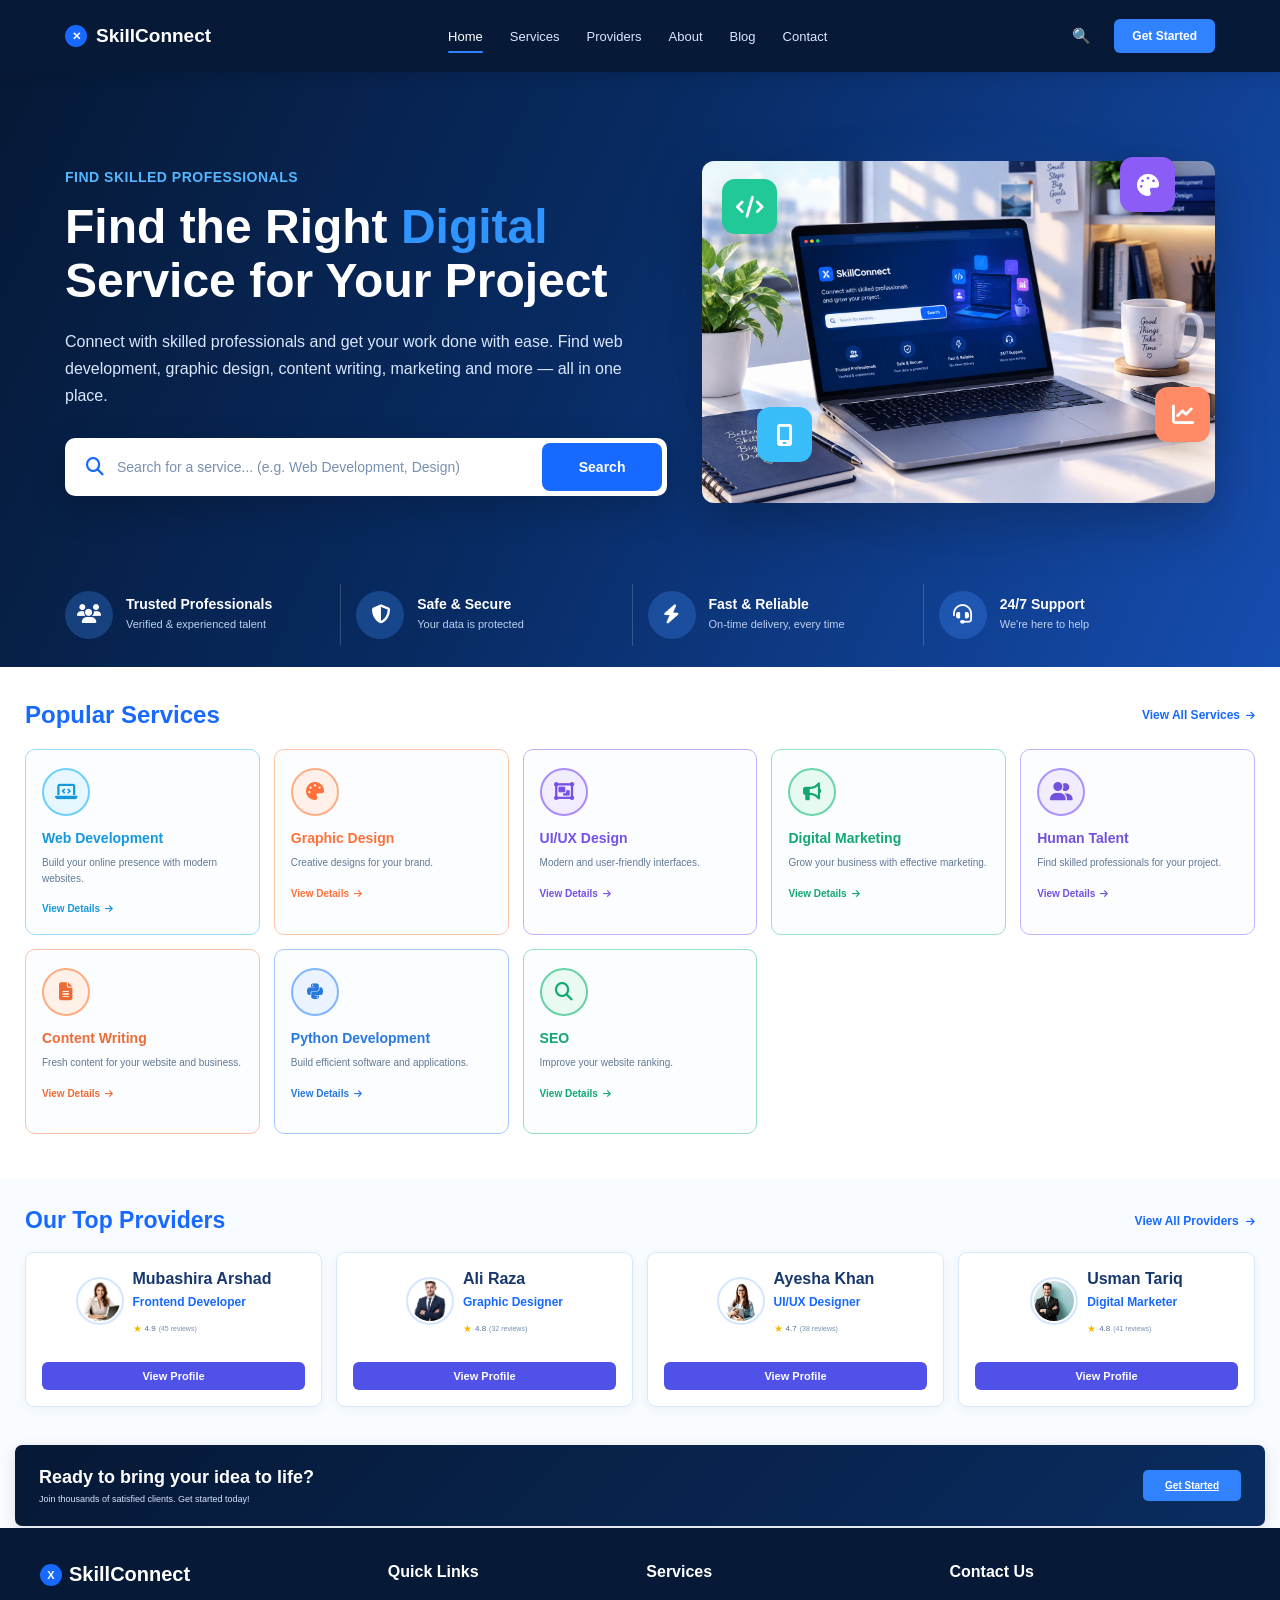
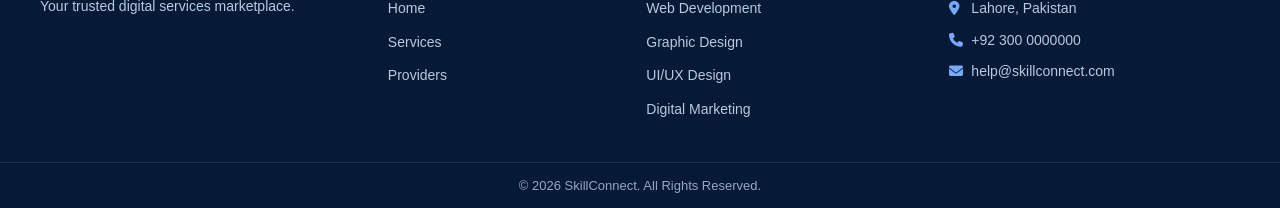
<file: index.html>
<!DOCTYPE html>
<html lang="en">

<head>
        <meta charset="UTF-8">

        <meta name="viewport" content="width=device-width, initial-scale=1.0">

        <title>SkillConnect | Service Marketplace</title>

        <!-- CSS File -->
        <link rel="stylesheet" href="style.css">
        <!-- Font Awesome Icons -->
        <link rel="stylesheet" href="https://cdnjs.cloudflare.com/ajax/libs/font-awesome/6.5.2/css/all.min.css">
</head>

<body>

        <!-- =========================================
         NAVBAR
    ========================================== -->

        <header class="navbar">

                <div class="nav-container">

                        <!-- Logo -->
                        <a href="#" class="logo">

                                <span class="logo-icon">✕</span>

                                <span class="logo-text">
                                        SkillConnect
                                </span>

                        </a>


                        <!-- Navigation Menu -->
                        <nav class="nav-menu" id="navMenu">

                                <a href="#" class="nav-link active">
                                        Home
                                </a>

                                <a href="services.html" class="nav-link">
                                        Services
                                </a>

                                <a href="provider-profile1.html
                                " class="nav-link">
                                        Providers
                                </a>

                                <a href="about.html" class="nav-link">
                                        About
                                </a>

                                <a href="blog.html" class="nav-link">
                                        Blog
                                </a>

                                <a href="contact.html" class="nav-link">
                                        Contact
                                </a>

                        </nav>


                        <!-- Right Side -->
                        <div class="nav-right">

                                <!-- Search Button -->
                                <button class="search-btn" id="searchBtn" aria-label="Search">
                                        🔍
                                </button>


                                <!-- Get Started Button -->
                                <a href="contact.html" class="get-started">
                                        Get Started
                                </a>


                                <!-- Mobile Menu Button -->
                                <button class="menu-toggle" id="menuToggle" aria-label="Open Menu">

                                        ☰

                                </button>

                        </div>

                </div>

        </header>
        <!-- =========================================
             HOME HERO SECTION
        ========================================= -->

        <section class="hero-section">

                <div class="hero-container">

                        <!-- =====================================
                     LEFT SIDE CONTENT
                ====================================== -->

                        <div class="hero-content">

                                <span class="hero-small-title">
                                        FIND SKILLED PROFESSIONALS
                                </span>

                                <h1>
                                        Find the Right
                                        <span>Digital</span>
                                        <br>
                                        Service for Your Project
                                </h1>

                                <p class="hero-description">
                                        Connect with skilled professionals and get your work
                                        done with ease. Find web development, graphic design,
                                        content writing, marketing and more — all in one place.
                                </p>


                                <!-- Search Box -->

                                <div class="hero-search">

                                        <div class="search-input-area">

                                                <i class="fa-solid fa-magnifying-glass"></i>

                                                <input type="text" id="heroSearchInput"
                                                        placeholder="Search for a service... (e.g. Web Development, Design)">

                                        </div>

                                        <button id="heroSearchBtn">
                                                Search
                                        </button>

                                </div>

                        </div>


                        <!-- =====================================
                     RIGHT SIDE IMAGE
                ====================================== -->

                        <div class="hero-image-area">

                                <!-- Tum apni image ka path yahan change kar sakti ho -->

                                <img src="images/s1.jpg" alt="Professional digital workspace" class="hero-laptop">


                                <!-- Floating Icons -->

                                <div class="floating-icon icon-code">
                                        <i class="fa-solid fa-code"></i>
                                </div>

                                <div class="floating-icon icon-design">
                                        <i class="fa-solid fa-palette"></i>
                                </div>

                                <div class="floating-icon icon-chart">
                                        <i class="fa-solid fa-chart-line"></i>
                                </div>

                                <div class="floating-icon icon-mobile">
                                        <i class="fa-solid fa-mobile-screen"></i>
                                </div>

                        </div>

                </div>


                <!-- =========================================
                 TRUST FEATURES
            ========================================== -->

                <div class="trust-container">

                        <!-- Feature 1 -->

                        <div class="trust-item">

                                <div class="trust-icon">
                                        <i class="fa-solid fa-users"></i>
                                </div>

                                <div class="trust-text">
                                        <h3>Trusted Professionals</h3>
                                        <p>Verified & experienced talent</p>
                                </div>

                        </div>


                        <!-- Feature 2 -->

                        <div class="trust-item">

                                <div class="trust-icon">
                                        <i class="fa-solid fa-shield-halved"></i>
                                </div>

                                <div class="trust-text">
                                        <h3>Safe & Secure</h3>
                                        <p>Your data is protected</p>
                                </div>

                        </div>


                        <!-- Feature 3 -->

                        <div class="trust-item">

                                <div class="trust-icon">
                                        <i class="fa-solid fa-bolt"></i>
                                </div>

                                <div class="trust-text">
                                        <h3>Fast & Reliable</h3>
                                        <p>On-time delivery, every time</p>
                                </div>

                        </div>


                        <!-- Feature 4 -->

                        <div class="trust-item">

                                <div class="trust-icon">
                                        <i class="fa-solid fa-headset"></i>
                                </div>

                                <div class="trust-text">
                                        <h3>24/7 Support</h3>
                                        <p>We're here to help</p>
                                </div>

                        </div>

                </div>

        </section>

        <!-- =========================================
     POPULAR SERVICES SECTION
========================================= -->

        <section class="popular-services" id="services">

                <div class="services-container">

                        <!-- Section Header -->
                        <div class="services-header">

                                <h2>Popular Services</h2>

                                <a href="#" class="all-services">
                                        View All Services
                                        <i class="fa-solid fa-arrow-right"></i>
                                </a>

                        </div>


                        <!-- =====================================
             SERVICES
        ====================================== -->

                        <div class="services-grid">


                                <!-- WEB DEVELOPMENT -->

                                <div class="service-card web-card">

                                        <div class="service-icon web-icon">
                                                <i class="fa-solid fa-laptop-code"></i>
                                        </div>

                                        <h3>Web Development</h3>

                                        <p>
                                                Build your online presence with
                                                modern websites.
                                        </p>

                                        <a href="#" class="service-details">
                                                View Details
                                                <i class="fa-solid fa-arrow-right"></i>
                                        </a>

                                </div>


                                <!-- GRAPHIC DESIGN -->

                                <div class="service-card graphic-card">

                                        <div class="service-icon graphic-icon">
                                                <i class="fa-solid fa-palette"></i>
                                        </div>

                                        <h3>Graphic Design</h3>

                                        <p>
                                                Creative designs for your
                                                brand.
                                        </p>

                                        <a href="#" class="service-details">
                                                View Details
                                                <i class="fa-solid fa-arrow-right"></i>
                                        </a>

                                </div>


                                <!-- UI UX DESIGN -->

                                <div class="service-card uiux-card">

                                        <div class="service-icon uiux-icon">
                                                <i class="fa-solid fa-object-group"></i>
                                        </div>

                                        <h3>UI/UX Design</h3>

                                        <p>
                                                Modern and user-friendly
                                                interfaces.
                                        </p>

                                        <a href="#" class="service-details">
                                                View Details
                                                <i class="fa-solid fa-arrow-right"></i>
                                        </a>

                                </div>


                                <!-- DIGITAL MARKETING -->

                                <div class="service-card marketing-card">

                                        <div class="service-icon marketing-icon">
                                                <i class="fa-solid fa-bullhorn"></i>
                                        </div>

                                        <h3>Digital Marketing</h3>

                                        <p>
                                                Grow your business with
                                                effective marketing.
                                        </p>

                                        <a href="#" class="service-details">
                                                View Details
                                                <i class="fa-solid fa-arrow-right"></i>
                                        </a>

                                </div>


                                <!-- HUMAN TALENT -->

                                <div class="service-card talent-card">

                                        <div class="service-icon talent-icon">
                                                <i class="fa-solid fa-user-group"></i>
                                        </div>

                                        <h3>Human Talent</h3>

                                        <p>
                                                Find skilled professionals
                                                for your project.
                                        </p>

                                        <a href="#" class="service-details">
                                                View Details
                                                <i class="fa-solid fa-arrow-right"></i>
                                        </a>

                                </div>


                                <!-- CONTENT WRITING -->

                                <div class="service-card content-card">

                                        <div class="service-icon content-icon">
                                                <i class="fa-solid fa-file-lines"></i>
                                        </div>

                                        <h3>Content Writing</h3>

                                        <p>
                                                Fresh content for your
                                                website and business.
                                        </p>

                                        <a href="#" class="service-details">
                                                View Details
                                                <i class="fa-solid fa-arrow-right"></i>
                                        </a>

                                </div>


                                <!-- PYTHON DEVELOPMENT -->

                                <div class="service-card python-card">

                                        <div class="service-icon python-icon">
                                                <i class="fa-brands fa-python"></i>
                                        </div>

                                        <h3>Python Development</h3>

                                        <p>
                                                Build efficient software
                                                and applications.
                                        </p>

                                        <a href="#" class="service-details">
                                                View Details
                                                <i class="fa-solid fa-arrow-right"></i>
                                        </a>

                                </div>


                                <!-- SEO -->

                                <div class="service-card seo-card">

                                        <div class="service-icon seo-icon">
                                                <i class="fa-solid fa-magnifying-glass"></i>
                                        </div>

                                        <h3>SEO</h3>

                                        <p>
                                                Improve your website
                                                ranking.
                                        </p>

                                        <a href="#" class="service-details">
                                                View Details
                                                <i class="fa-solid fa-arrow-right"></i>
                                        </a>

                                </div>

                        </div>

                </div>

        </section>
        <!-- =========================================
             OUR TOP PROVIDERS
        ========================================= -->

        <section class="top-providers" id="providers">

                <div class="providers-container">

                        <!-- Heading -->
                        <div class="providers-header">

                                <h2>Our Top Providers</h2>

                                <a href="#" class="view-all-providers">
                                        View All Providers
                                        <i class="fa-solid fa-arrow-right"></i>
                                </a>

                        </div>


                        <!-- Provider Cards -->
                        <div class="providers-grid">


                                <!-- Provider 1 -->
                                <div class="provider-card">

                                        <div class="provider-info">

                                                <div class="provider-image">
                                                        <img src="images/about.jpg" alt="Mubashira Arshad">
                                                </div>

                                                <div class="provider-details">

                                                        <h3>Mubashira Arshad</h3>

                                                        <p class="provider-service">
                                                                Frontend Developer
                                                        </p>

                                                        <div class="provider-rating">

                                                                <span class="stars">★</span>

                                                                <span>4.9</span>

                                                                <span class="reviews">
                                                                        (45 reviews)
                                                                </span>

                                                        </div>

                                                </div>

                                        </div>


                                        <button class="profile-btn"
                                                onclick="window.location.href='provider-profile1.html'">

                                                View Profile

                                        </button>

                                </div>



                                <!-- Provider 2 -->
                                <div class="provider-card">

                                        <div class="provider-info">

                                                <div class="provider-image">
                                                        <img src="images/provider2.jpg" alt="Ali Raza">
                                                </div>

                                                <div class="provider-details">

                                                        <h3>Ali Raza</h3>

                                                        <p class="provider-service">
                                                                Graphic Designer
                                                        </p>

                                                        <div class="provider-rating">

                                                                <span class="stars">★</span>

                                                                <span>4.8</span>

                                                                <span class="reviews">
                                                                        (32 reviews)
                                                                </span>

                                                        </div>

                                                </div>

                                        </div>


                                        <button class="profile-btn"
                                                onclick="window.location.href='provider-profile2.html'">

                                                View Profile

                                        </button>

                                </div>



                                <!-- Provider 3 -->
                                <div class="provider-card">

                                        <div class="provider-info">

                                                <div class="provider-image">
                                                        <img src="images/img.jpg" alt="Ayesha Khan">
                                                </div>

                                                <div class="provider-details">

                                                        <h3>Ayesha Khan</h3>

                                                        <p class="provider-service">
                                                                UI/UX Designer
                                                        </p>

                                                        <div class="provider-rating">

                                                                <span class="stars">★</span>

                                                                <span>4.7</span>

                                                                <span class="reviews">
                                                                        (38 reviews)
                                                                </span>

                                                        </div>

                                                </div>

                                        </div>


                                        <button class="profile-btn"
                                                onclick="window.location.href='provider-profile3.html'">

                                                View Profile

                                        </button>


                                </div>



                                <!-- Provider 4 -->
                                <div class="provider-card">

                                        <div class="provider-info">

                                                <div class="provider-image">
                                                        <img src="images/provider.jpg" alt="Usman Tariq">
                                                </div>

                                                <div class="provider-details">

                                                        <h3>Usman Tariq</h3>

                                                        <p class="provider-service">
                                                                Digital Marketer
                                                        </p>

                                                        <div class="provider-rating">

                                                                <span class="stars">★</span>

                                                                <span>4.8</span>

                                                                <span class="reviews">
                                                                        (41 reviews)
                                                                </span>

                                                        </div>

                                                </div>

                                        </div>


                                        <button class="profile-btn"
                                                onclick="window.location.href='provider-profile4.html'">

                                                View Profile

                                        </button>


                                </div>

                        </div>

                </div>

        </section>



        <!-- =========================================
             READY TO BRING YOUR IDEA
        ========================================= -->

        <section class="ready-section">

                <div class="ready-container">

                        <div class="ready-content">

                                <h2>Ready to bring your idea to life?</h2>

                                <p>
                                        Join thousands of satisfied clients. Get started today!
                                </p>

                        </div>


                        <a href="contact.html" class="ready-btn">
                                Get Started
                        </a>

                </div>

        </section>



        <!-- =========================================
             FOOTER
        ========================================= -->

        <footer class="main-footer">

                <div class="footer-container">


                        <!-- Brand -->
                        <div class="footer-brand">

                                <div class="footer-logo">
                                        <span class="logo-icon">X</span>
                                        <span>SkillConnect</span>
                                </div>

                                <p>
                                        Your trusted digital services marketplace.
                                </p>

                        </div>



                        <!-- Quick Links -->
                        <div class="footer-column">

                                <h3>Quick Links</h3>

                                <a href="#home">Home</a>
                                <a href="#services">Services</a>
                                <a href="#providers">Providers</a>

                        </div>



                        <!-- Services -->
                        <div class="footer-column">

                                <h3>Services</h3>

                                <a href="#">Web Development</a>
                                <a href="#">Graphic Design</a>
                                <a href="#">UI/UX Design</a>
                                <a href="#">Digital Marketing</a>

                        </div>



                        <!-- Contact -->
                        <div class="footer-column contact-column">

                                <h3>Contact Us</h3>

                                <p>
                                        <i class="fa-solid fa-location-dot"></i>
                                        Lahore, Pakistan
                                </p>

                                <p>
                                        <i class="fa-solid fa-phone"></i>
                                        +92 300 0000000
                                </p>

                                <p>
                                        <i class="fa-solid fa-envelope"></i>
                                        help@skillconnect.com
                                </p>

                        </div>

                </div>


                <!-- Bottom Footer -->
                <div class="footer-bottom">

                        <p>
                                © 2026 SkillConnect. All Rights Reserved.
                        </p>

                </div>

        </footer>


        <!-- JavaScript File -->
        <script src="script.js"></script>

</body>

</html>
</file>
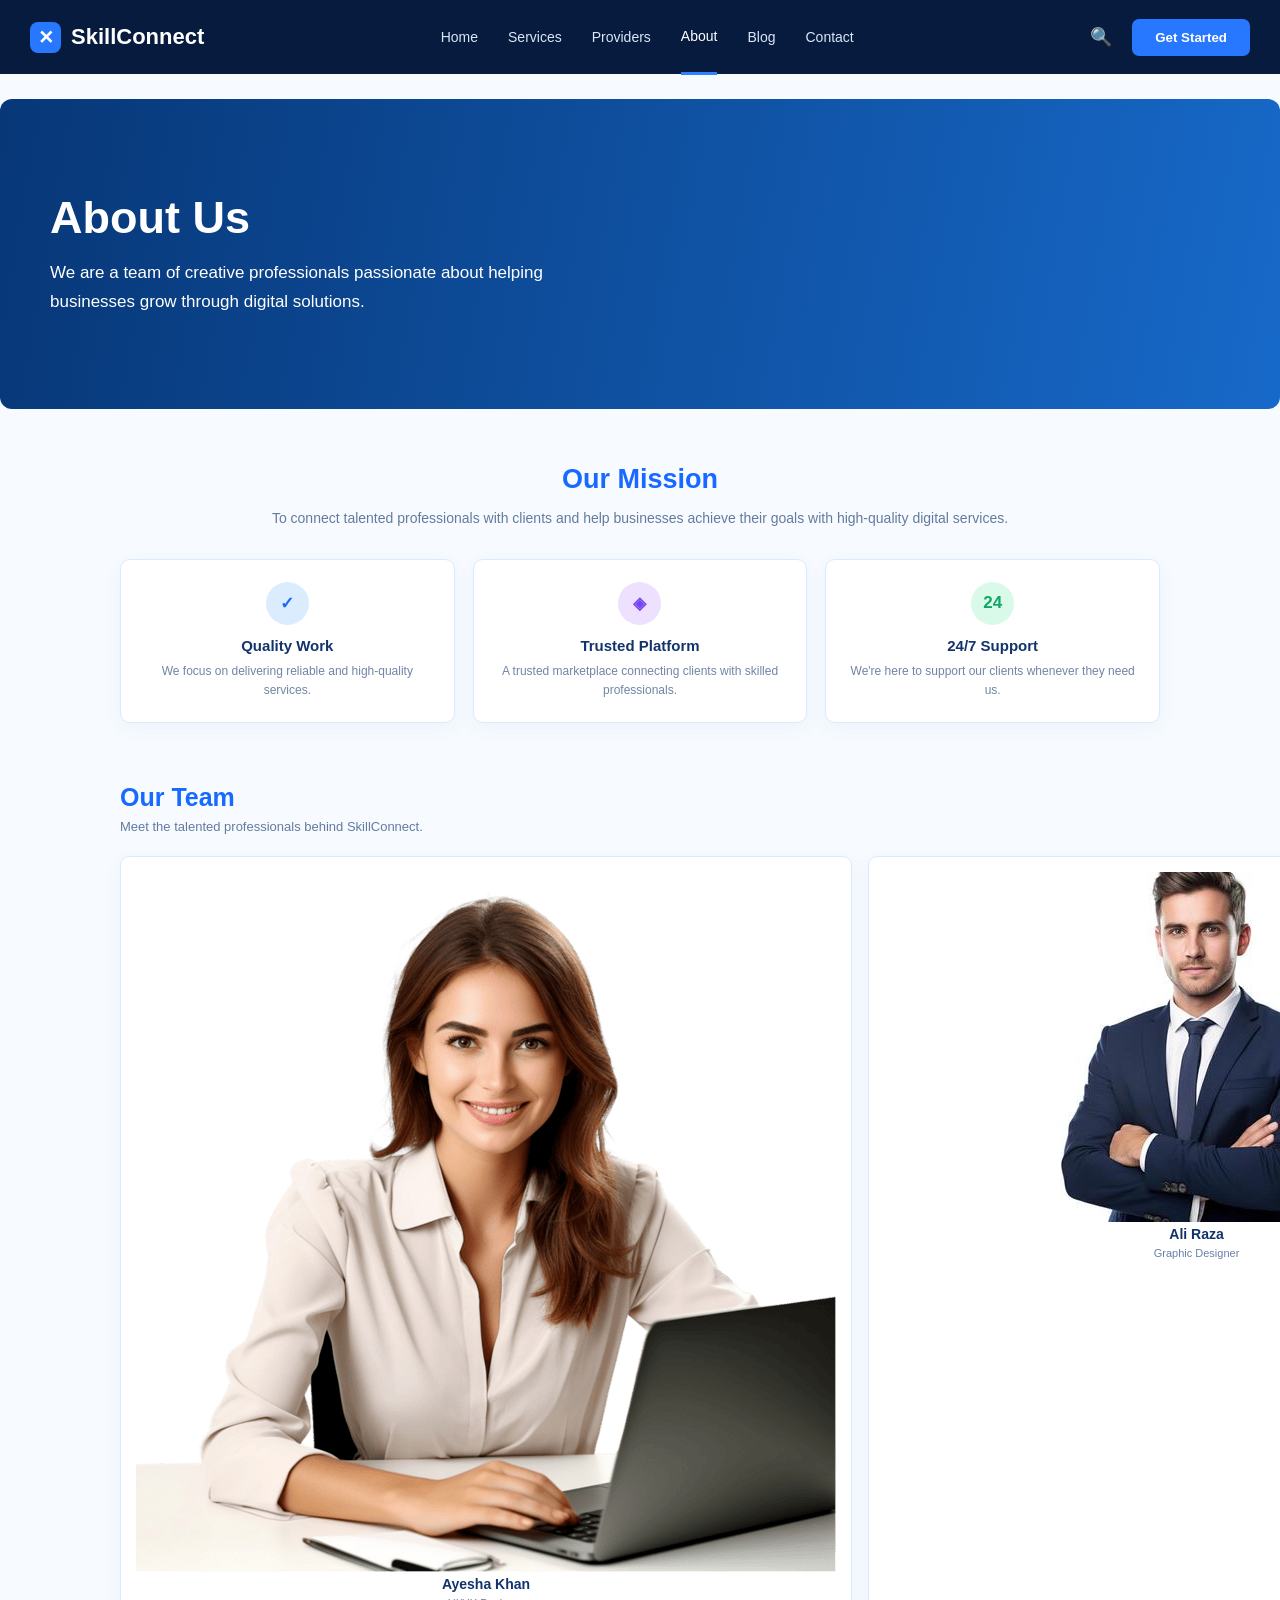
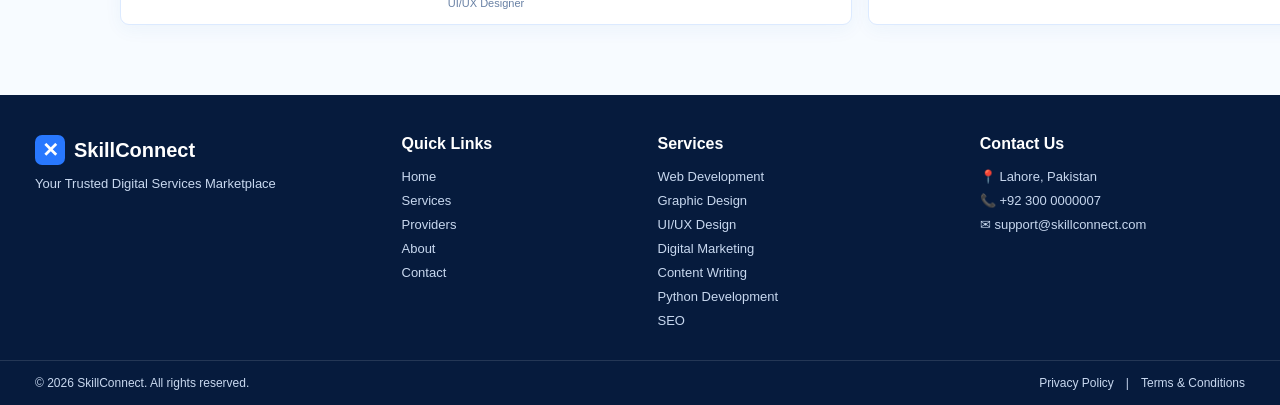
<file: about.html>
<!DOCTYPE html>
<html lang="en">

<head>

        <meta charset="UTF-8">

        <meta name="viewport" content="width=device-width, initial-scale=1.0">

        <title>SkillConnect | About Us</title>

        <link rel="stylesheet" href="about.css">

</head>

<body>


        <!-- =========================================
         NAVBAR
    ========================================= -->

        <header class="navbar">

                <div class="nav-container">

                        <!-- Logo -->
                        <a href="index.html" class="logo">

                                <span class="logo-icon">✕</span>

                                <span>SkillConnect</span>

                        </a>


                        <!-- Navigation -->

                        <nav class="nav-links">

                                <a href="index.html">
                                        Home
                                </a>

                                <a href="services.html">
                                        Services
                                </a>

                                <a href="providers-profile1.html">
                                        Providers
                                </a>

                                <a href="about.html" class="active">
                                        About
                                </a>

                                <a href="blog.html">
                                        Blog
                                </a>

                                <a href="contact.html">
                                        Contact
                                </a>

                        </nav>


                        <!-- Right Side -->

                        <div class="nav-right">

                                <button class="search-btn">
                                        🔍
                                </button>

                                <button class="get-started" onclick="getStarted()">
                                        Get Started
                                </button>

                        </div>


                        <!-- Mobile Menu -->

                        <button class="menu-btn" onclick="toggleMenu()">
                                ☰
                        </button>

                </div>

        </header>



        <!-- =========================================
         ABOUT HERO
    ========================================= -->

        <section class="about-hero">

                <div class="about-hero-content">

                        <h1>About Us</h1>

                        <p>
                                We are a team of creative professionals passionate
                                about helping businesses grow through digital solutions.
                        </p>

                </div>

                <div class="hero-image-placeholder">



                </div>

        </section>



        <!-- =========================================
         OUR MISSION
    ========================================= -->

        <section class="mission-section">

                <div class="section-heading">

                        <h2>Our Mission</h2>

                        <p>
                                To connect talented professionals with clients
                                and help businesses achieve their goals with
                                high-quality digital services.
                        </p>

                </div>


                <!-- Mission Cards -->

                <div class="mission-cards">


                        <!-- Card 1 -->

                        <div class="mission-card">

                                <div class="mission-icon blue">
                                        ✓
                                </div>

                                <h3>Quality Work</h3>

                                <p>
                                        We focus on delivering reliable and
                                        high-quality services.
                                </p>

                        </div>


                        <!-- Card 2 -->

                        <div class="mission-card">

                                <div class="mission-icon purple">
                                        ◈
                                </div>

                                <h3>Trusted Platform</h3>

                                <p>
                                        A trusted marketplace connecting clients
                                        with skilled professionals.
                                </p>

                        </div>


                        <!-- Card 3 -->

                        <div class="mission-card">

                                <div class="mission-icon green">
                                        24
                                </div>

                                <h3>24/7 Support</h3>

                                <p>
                                        We're here to support our clients whenever
                                        they need us.
                                </p>

                        </div>

                </div>

        </section>



        <!-- =========================================
         OUR TEAM
    ========================================= -->

        <section class="team-section">

                <div class="team-heading">

                        <h2>Our Team</h2>

                        <p>
                                Meet the talented professionals behind SkillConnect.
                        </p>

                </div>


                <div class="team-grid">


                        <!-- Team Member 1 -->

                        <div class="team-card">

                                <!-- IMAGE PLACEHOLDER -->

                                <img src="images/about.jpg" alt="Ayesha Khan" class="team-image">

                                <h3>Ayesha Khan</h3>

                                <p>UI/UX Designer</p>

                        </div>



                        <!-- Team Member 2 -->

                        <div class="team-card">

                                <!-- IMAGE PLACEHOLDER -->

                                <img src="images/provider2.jpg" alt="Ali Raza" class="team-image">

                                <h3>Ali Raza</h3>

                                <p>Graphic Designer</p>

                        </div>



                        <!-- Team Member 3 -->

                        <div class="team-card">

                                <!-- IMAGE PLACEHOLDER -->

                                <img src="images/provider.jpg" alt="Usman Tariq" class="team-image">

                                <h3>Usman Tariq</h3>

                                <p>Digital Marketer</p>

                        </div>



                        <!-- Team Member 4 -->

                        <div class="team-card">

                                <!-- IMAGE PLACEHOLDER -->

                                <img src="images/img.jpg" alt="Sara Malik" class="team-image">

                                <h3>Sara Malik</h3>

                                <p>Content Writer</p>

                        </div>

                </div>

        </section>



        <!-- =========================================
         FOOTER
    ========================================= -->

        <footer class="main-footer">

                <div class="footer-container">


                        <!-- Brand -->

                        <div class="footer-brand">

                                <div class="footer-logo">

                                        <span class="footer-logo-icon">
                                                ✕
                                        </span>

                                        SkillConnect

                                </div>

                                <p>
                                        Your Trusted Digital Services Marketplace
                                </p>

                        </div>



                        <!-- Quick Links -->

                        <div class="footer-column">

                                <h3>Quick Links</h3>

                                <a href="index.html">
                                        Home
                                </a>

                                <a href="services.html">
                                        Services
                                </a>

                                <a href="index.html#providers">
                                        Providers
                                </a>

                                <a href="about.html">
                                        About
                                </a>

                                <a href="#">
                                        Contact
                                </a>

                        </div>



                        <!-- Services -->

                        <div class="footer-column">

                                <h3>Services</h3>

                                <a href="services.html">
                                        Web Development
                                </a>

                                <a href="services.html">
                                        Graphic Design
                                </a>

                                <a href="services.html">
                                        UI/UX Design
                                </a>

                                <a href="services.html">
                                        Digital Marketing
                                </a>

                                <a href="services.html">
                                        Content Writing
                                </a>

                                <a href="services.html">
                                        Python Development
                                </a>

                                <a href="services.html">
                                        SEO
                                </a>

                        </div>



                        <!-- Contact -->

                        <div class="footer-column">

                                <h3>Contact Us</h3>

                                <p>
                                        📍 Lahore, Pakistan
                                </p>

                                <p>
                                        📞 +92 300 0000007
                                </p>

                                <p>
                                        ✉ support@skillconnect.com
                                </p>

                        </div>

                </div>



                <!-- Footer Bottom -->

                <div class="footer-bottom">

                        <p>
                                © 2026 SkillConnect. All rights reserved.
                        </p>

                        <div>

                                <a href="#">
                                        Privacy Policy
                                </a>

                                <span>|</span>

                                <a href="#">
                                        Terms & Conditions
                                </a>

                        </div>

                </div>

        </footer>


        <!-- JavaScript -->

        <script src="about.js"></script>

</body>

</html>
</file>
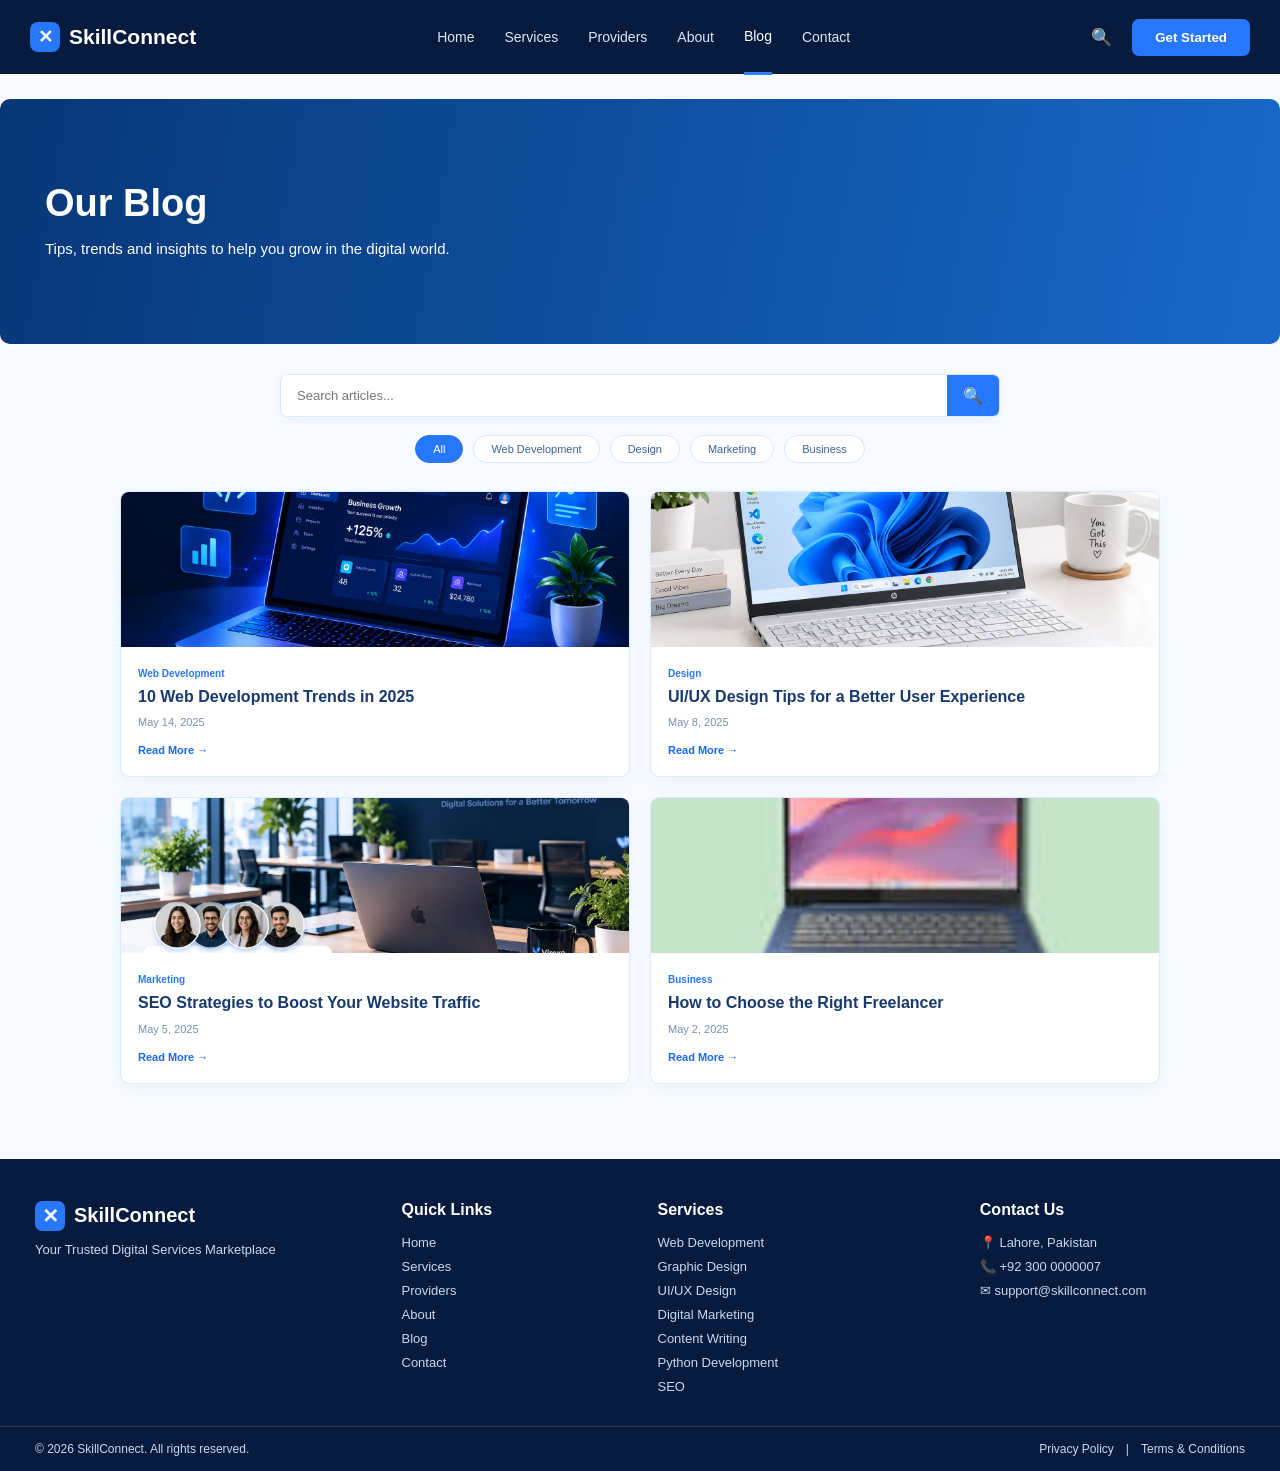
<file: blog.html>
<!DOCTYPE html>
<html lang="en">

<head>

        <meta charset="UTF-8">

        <meta name="viewport" content="width=device-width, initial-scale=1.0">

        <title>SkillConnect | Blog</title>

        <link rel="stylesheet" href="blog.css">

</head>

<body>


        <!-- =========================================
         NAVBAR
    ========================================= -->

        <header class="navbar">

                <div class="nav-container">

                        <!-- Logo -->

                        <a href="index.html" class="logo">

                                <span class="logo-icon">✕</span>

                                <span>SkillConnect</span>

                        </a>


                        <!-- Navigation -->

                        <nav class="nav-links">

                                <a href="index.html">
                                        Home
                                </a>

                                <a href="services.html">
                                        Services
                                </a>

                                <a href="index.html#providers">
                                        Providers
                                </a>

                                <a href="about.html">
                                        About
                                </a>

                                <a href="blog.html" class="active">
                                        Blog
                                </a>

                                <a href="contact.html">
                                        Contact
                                </a>

                        </nav>


                        <!-- Right Side -->

                        <div class="nav-right">

                                <button class="search-icon" onclick="focusSearch()">
                                        🔍
                                </button>

                                <button class="get-started" onclick="getStarted()">
                                        Get Started
                                </button>

                        </div>


                        <!-- Mobile Menu -->

                        <button class="menu-btn" onclick="toggleMenu()">
                                ☰
                        </button>

                </div>

        </header>



        <!-- =========================================
         BLOG HERO
    ========================================= -->

        <section class="blog-hero">

                <div class="hero-content">

                        <h1>Our Blog</h1>

                        <p>
                                Tips, trends and insights to help you grow
                                in the digital world.
                        </p>

                </div>


                <div class="hero-image">



                </div>

        </section>



        <!-- =========================================
         BLOG CONTENT
    ========================================= -->

        <main class="blog-container">


                <!-- Search -->

                <div class="search-container">

                        <input type="text" id="blogSearch" placeholder="Search articles...">

                        <button onclick="searchBlogs()">
                                🔍
                        </button>

                </div>



                <!-- Categories -->

                <div class="categories">

                        <button class="category-btn active" data-category="all">
                                All
                        </button>

                        <button class="category-btn" data-category="web">
                                Web Development
                        </button>

                        <button class="category-btn" data-category="design">
                                Design
                        </button>

                        <button class="category-btn" data-category="marketing">
                                Marketing
                        </button>

                        <button class="category-btn" data-category="business">
                                Business
                        </button>

                </div>



                <!-- =========================================
             BLOG GRID
        ========================================= -->

                <div class="blog-grid" id="blogGrid">


                        <!-- Blog 1 -->

                        <article class="blog-card" data-category="web">

                                <img src="images/hero.png.jpeg" alt="Web Development Trends" class="blog-image">

                                <div class="blog-content">

                                        <span class="blog-category">
                                                Web Development
                                        </span>

                                        <h2>
                                                10 Web Development Trends in 2025
                                        </h2>

                                        <p class="blog-date">
                                                May 14, 2025
                                        </p>

                                        <button class="read-more" onclick="readArticle(
                            '10 Web Development Trends in 2025'
                        )">
                                                Read More →
                                        </button>

                                </div>

                        </article>



                        <!-- Blog 2 -->

                        <article class="blog-card" data-category="design">

                                <img src="images/laptop.jpg" alt="UI UX Design Tips" class="blog-image">

                                <div class="blog-content">

                                        <span class="blog-category">
                                                Design
                                        </span>

                                        <h2>
                                                UI/UX Design Tips for a Better User Experience
                                        </h2>

                                        <p class="blog-date">
                                                May 8, 2025
                                        </p>

                                        <button class="read-more" onclick="readArticle(
                            'UI/UX Design Tips for a Better User Experience'
                        )">
                                                Read More →
                                        </button>

                                </div>

                        </article>



                        <!-- Blog 3 -->

                        <article class="blog-card" data-category="marketing">

                                <img src="images/about.png.jpeg" alt="SEO Strategies" class="blog-image">

                                <div class="blog-content">

                                        <span class="blog-category">
                                                Marketing
                                        </span>

                                        <h2>
                                                SEO Strategies to Boost Your Website Traffic
                                        </h2>

                                        <p class="blog-date">
                                                May 5, 2025
                                        </p>

                                        <button class="read-more" onclick="readArticle(
                            'SEO Strategies to Boost Your Website Traffic'
                        )">
                                                Read More →
                                        </button>

                                </div>

                        </article>



                        <!-- Blog 4 -->

                        <article class="blog-card" data-category="business">

                                <img src="images/img 8.jpg" alt="Choosing Provider" class="blog-image">

                                <div class="blog-content">

                                        <span class="blog-category">
                                                Business
                                        </span>

                                        <h2>
                                                How to Choose the Right Freelancer
                                        </h2>

                                        <p class="blog-date">
                                                May 2, 2025
                                        </p>

                                        <button class="read-more" onclick="readArticle(
                            'How to Choose the Right Freelancer'
                        )">
                                                Read More →
                                        </button>

                                </div>

                        </article>

                </div>


                <!-- No Result Message -->

                <p id="noResults" class="no-results">
                        No articles found.
                </p>

        </main>



        <!-- =========================================
         FOOTER
    ========================================= -->

        <footer class="main-footer">

                <div class="footer-container">


                        <!-- Brand -->

                        <div class="footer-brand">

                                <div class="footer-logo">

                                        <span class="footer-icon">
                                                ✕
                                        </span>

                                        SkillConnect

                                </div>

                                <p>
                                        Your Trusted Digital Services Marketplace
                                </p>

                        </div>



                        <!-- Quick Links -->

                        <div class="footer-column">

                                <h3>Quick Links</h3>

                                <a href="index.html">
                                        Home
                                </a>

                                <a href="services.html">
                                        Services
                                </a>

                                <a href="index.html#providers">
                                        Providers
                                </a>

                                <a href="about.html">
                                        About
                                </a>

                                <a href="blog.html">
                                        Blog
                                </a>

                                <a href="index.html#contact">
                                        Contact
                                </a>

                        </div>



                        <!-- Services -->

                        <div class="footer-column">

                                <h3>Services</h3>

                                <a href="services.html">
                                        Web Development
                                </a>

                                <a href="services.html">
                                        Graphic Design
                                </a>

                                <a href="services.html">
                                        UI/UX Design
                                </a>

                                <a href="services.html">
                                        Digital Marketing
                                </a>

                                <a href="services.html">
                                        Content Writing
                                </a>

                                <a href="services.html">
                                        Python Development
                                </a>

                                <a href="services.html">
                                        SEO
                                </a>

                        </div>



                        <!-- Contact -->

                        <div class="footer-column">

                                <h3>Contact Us</h3>

                                <p>📍 Lahore, Pakistan</p>

                                <p>📞 +92 300 0000007</p>

                                <p>✉ support@skillconnect.com</p>

                        </div>

                </div>



                <!-- Footer Bottom -->

                <div class="footer-bottom">

                        <p>
                                © 2026 SkillConnect. All rights reserved.
                        </p>

                        <div>

                                <a href="#">
                                        Privacy Policy
                                </a>

                                <span>|</span>

                                <a href="#">
                                        Terms & Conditions
                                </a>

                        </div>

                </div>

        </footer>


        <script src="blog.js"></script>

</body>

</html>
</file>
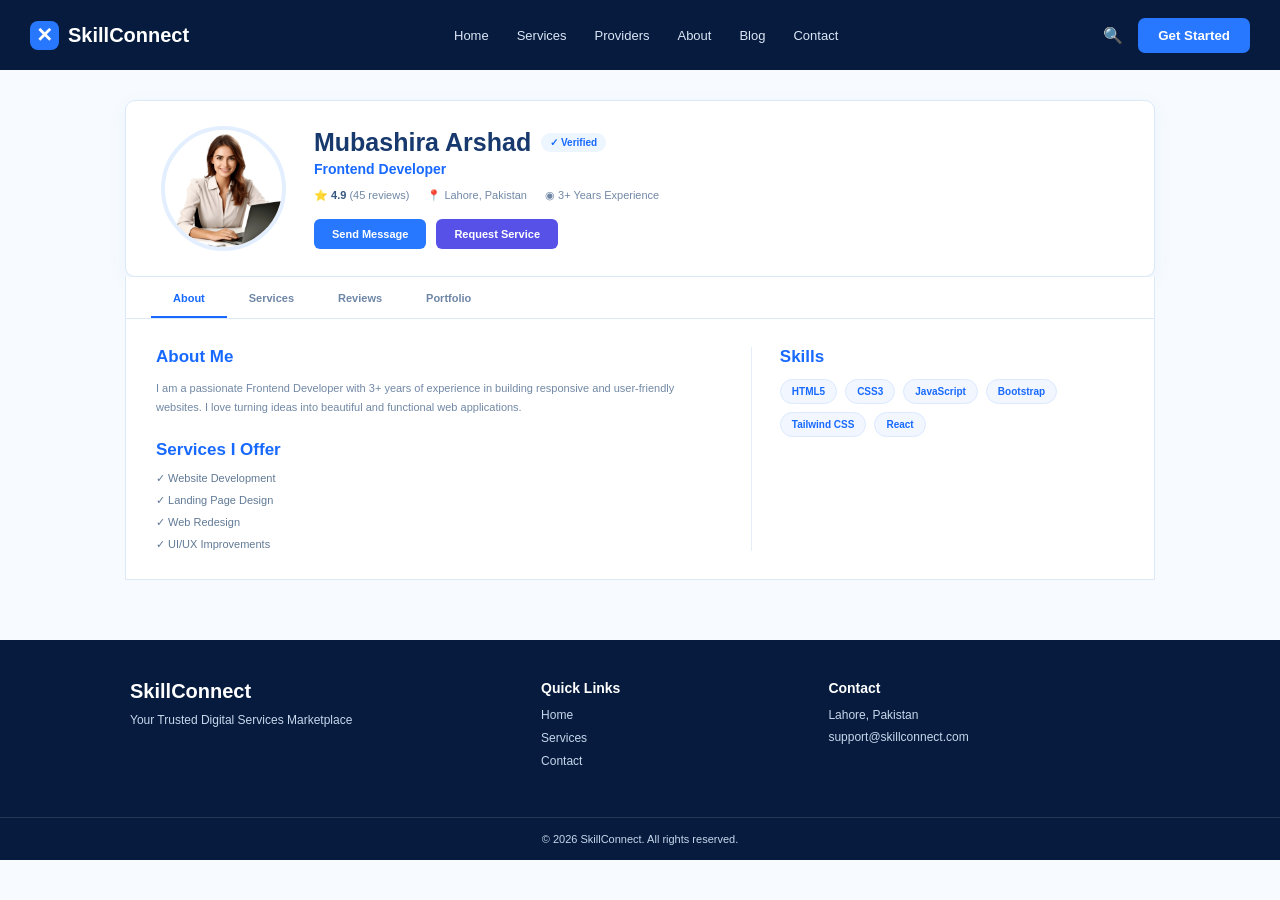
<file: provider-profile1.html>
<!DOCTYPE html>
<html lang="en">

<head>

        <meta charset="UTF-8">

        <meta name="viewport" content="width=device-width, initial-scale=1.0">

        <title>SkillConnect | Provider Profile</title>

        <link rel="stylesheet" href="provider-profile1.css">

</head>

<body>


        <!-- =========================================
         NAVBAR
    ========================================= -->

        <header class="navbar">

                <div class="nav-container">

                        <a href="index.html" class="logo">

                                <span class="logo-icon">✕</span>

                                <span>SkillConnect</span>

                        </a>


                        <nav class="nav-links">

                                <a href="index.html">Home</a>

                                <a href="services.html">Services</a>

                                <a href="provider-profile1.html">Providers</a>

                                <a href="about.html">About</a>

                                <a href="blog.html">Blog</a>

                                <a href="contact.html">Contact</a>

                        </nav>


                        <div class="nav-right">

                                <button class="search-btn">
                                        🔍
                                </button>

                                <button class="get-started" onclick="goToContact()">
                                        Get Started
                                </button>

                        </div>


                        <button class="menu-btn" onclick="toggleMenu()">
                                ☰
                        </button>

                </div>

        </header>



        <!-- =========================================
         PROFILE PAGE
    ========================================= -->

        <main class="profile-container">


                <!-- =====================================
             PROVIDER HEADER
        ====================================== -->

                <section class="profile-header">


                        <!-- Provider Image -->

                        <div class="profile-image-box">

                                <!-- Apni provider image ka path yahan lagao -->

                                <img src="images/about.jpg" alt="Mubashira Arshad" class="profile-image">

                        </div>



                        <!-- Provider Information -->

                        <div class="provider-main-info">

                                <div class="name-row">

                                        <h1>
                                                Mubashira Arshad
                                        </h1>

                                        <span class="verified">
                                                ✓ Verified
                                        </span>

                                </div>


                                <p class="job-title">
                                        Frontend Developer
                                </p>


                                <div class="provider-meta">

                                        <span>
                                                ⭐ <strong>4.9</strong>
                                                (45 reviews)
                                        </span>

                                        <span>
                                                📍 Lahore, Pakistan
                                        </span>

                                        <span>
                                                ◉ 3+ Years Experience
                                        </span>

                                </div>


                                <div class="profile-buttons">

                                        <button class="message-btn" onclick="sendMessage()">
                                                Send Message
                                        </button>

                                        <button class="request-btn" onclick="requestService()">
                                                Request Service
                                        </button>

                                </div>

                        </div>

                </section>



                <!-- =====================================
             PROFILE TABS
        ====================================== -->

                <div class="profile-tabs">

                        <button class="tab-btn active" onclick="showTab('about', this)">
                                About
                        </button>

                        <button class="tab-btn" onclick="showTab('services', this)">
                                Services
                        </button>

                        <button class="tab-btn" onclick="showTab('reviews', this)">
                                Reviews
                        </button>

                        <button class="tab-btn" onclick="showTab('portfolio', this)">
                                Portfolio
                        </button>

                </div>



                <!-- =====================================
             ABOUT CONTENT
        ====================================== -->

                <section id="about" class="tab-content active-content">

                        <div class="about-column">

                                <h2>
                                        About Me
                                </h2>

                                <p>
                                        I am a passionate Frontend Developer with
                                        3+ years of experience in building responsive
                                        and user-friendly websites. I love turning
                                        ideas into beautiful and functional web
                                        applications.
                                </p>


                                <h2 class="service-heading">
                                        Services I Offer
                                </h2>

                                <ul class="service-list">

                                        <li>
                                                ✓ Website Development
                                        </li>

                                        <li>
                                                ✓ Landing Page Design
                                        </li>

                                        <li>
                                                ✓ Web Redesign
                                        </li>

                                        <li>
                                                ✓ UI/UX Improvements
                                        </li>

                                </ul>

                        </div>



                        <!-- Skills -->

                        <div class="skills-column">

                                <h2>
                                        Skills
                                </h2>

                                <div class="skills-list">

                                        <span>HTML5</span>

                                        <span>CSS3</span>

                                        <span>JavaScript</span>

                                        <span>Bootstrap</span>

                                        <span>Tailwind CSS</span>

                                        <span>React</span>

                                </div>

                        </div>

                </section>



                <!-- =====================================
             SERVICES TAB
        ====================================== -->

                <section id="services" class="tab-content">

                        <h2>
                                Services
                        </h2>

                        <div class="service-cards">

                                <div class="service-card">
                                        <h3>Web Development</h3>
                                        <p>
                                                Modern responsive websites
                                                for businesses and individuals.
                                        </p>
                                </div>

                                <div class="service-card">
                                        <h3>Landing Page Design</h3>
                                        <p>
                                                Clean and professional
                                                landing page designs.
                                        </p>
                                </div>

                                <div class="service-card">
                                        <h3>Website Redesign</h3>
                                        <p>
                                                Improve the look and usability
                                                of your existing website.
                                        </p>
                                </div>

                        </div>

                </section>



                <!-- =====================================
             REVIEWS TAB
        ====================================== -->

                <section id="reviews" class="tab-content">

                        <h2>
                                Client Reviews
                        </h2>

                        <div class="review-card">

                                <div class="review-top">

                                        <strong>
                                                ⭐ 4.9
                                        </strong>

                                        <span>
                                                45 reviews
                                        </span>

                                </div>

                                <p>
                                        "Very professional work and excellent
                                        communication throughout the project."
                                </p>

                        </div>

                        <div class="review-card">

                                <div class="review-top">

                                        <strong>
                                                ⭐ 5.0
                                        </strong>

                                        <span>
                                                Client Review
                                        </span>

                                </div>

                                <p>
                                        "The website was responsive, clean
                                        and delivered on time."
                                </p>

                        </div>

                </section>



                <!-- =====================================
             PORTFOLIO TAB
        ====================================== -->

                <section id="portfolio" class="tab-content">

                        <h2>
                                Portfolio
                        </h2>

                        <div class="portfolio-grid">

                                <div class="portfolio-item">
                                        Web Development
                                </div>

                                <div class="portfolio-item">
                                        E-Commerce Website
                                </div>

                                <div class="portfolio-item">
                                        Landing Page
                                </div>

                        </div>

                </section>

        </main>



        <!-- =========================================
         FOOTER
    ========================================= -->

        <footer class="footer">

                <div class="footer-content">

                        <div>

                                <h2>
                                        SkillConnect
                                </h2>

                                <p>
                                        Your Trusted Digital Services Marketplace
                                </p>

                        </div>


                        <div>

                                <h3>
                                        Quick Links
                                </h3>

                                <a href="index.html">
                                        Home
                                </a>

                                <a href="services.html">
                                        Services
                                </a>

                                <a href="contact.html">
                                        Contact
                                </a>

                        </div>


                        <div>

                                <h3>
                                        Contact
                                </h3>

                                <p>
                                        Lahore, Pakistan
                                </p>

                                <p>
                                        support@skillconnect.com
                                </p>

                        </div>

                </div>


                <div class="footer-bottom">

                        © 2026 SkillConnect. All rights reserved.

                </div>

        </footer>



        <script src="provider-profile1.js"></script>

</body>

</html>
</file>
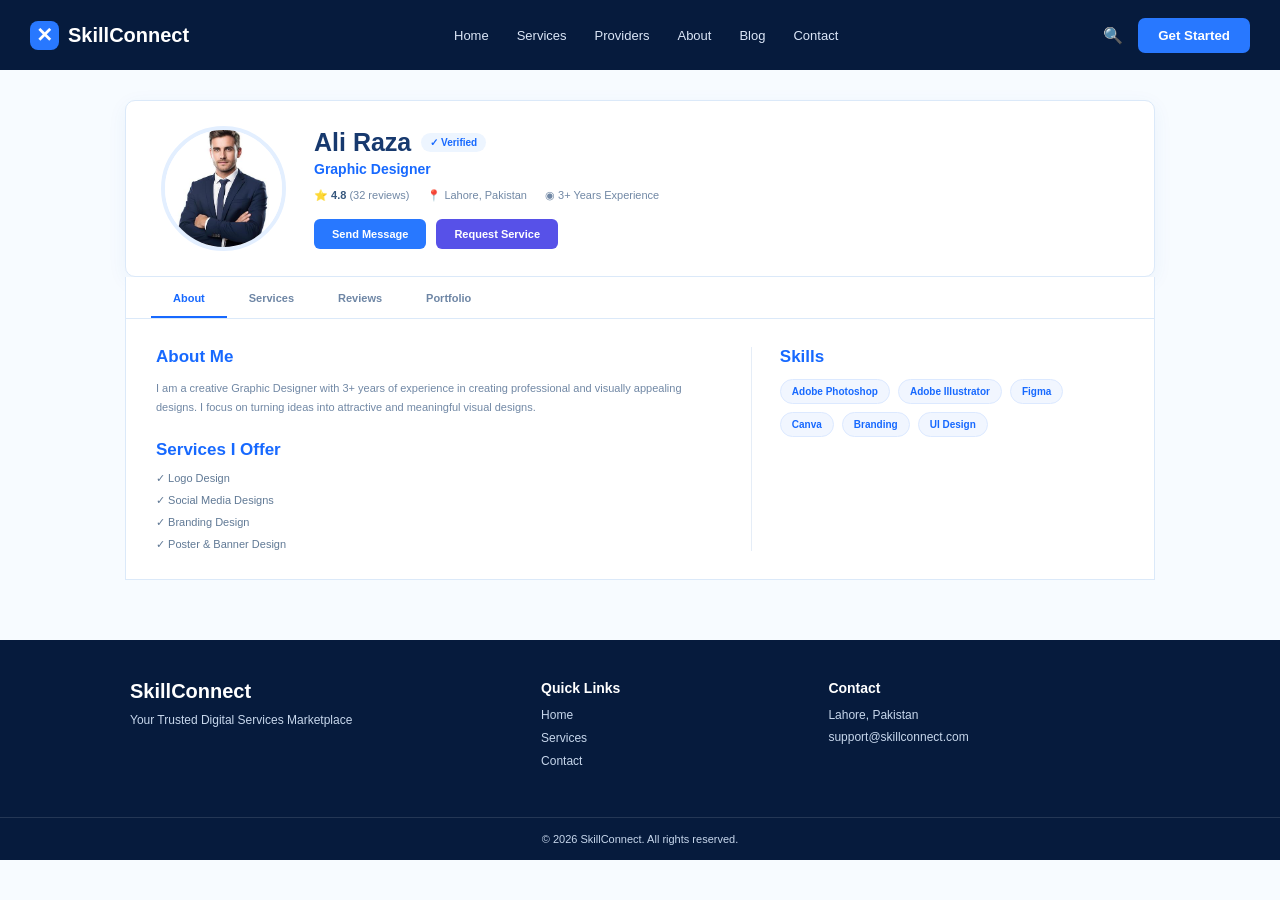
<file: provider-profile2.html>
<!DOCTYPE html>
<html lang="en">

<head>

        <meta charset="UTF-8">

        <meta name="viewport" content="width=device-width, initial-scale=1.0">

        <title>SkillConnect | Ali Raza Profile</title>

        <link rel="stylesheet" href="provider-profile1.css">

</head>

<body>


        <!-- =========================================
         NAVBAR
    ========================================= -->

        <header class="navbar">

                <div class="nav-container">

                        <a href="index.html" class="logo">

                                <span class="logo-icon">✕</span>

                                <span>SkillConnect</span>

                        </a>


                        <nav class="nav-links">

                                <a href="index.html">Home</a>

                                <a href="services.html">Services</a>

                                <a href="provider-profile1.html">Providers</a>

                                <a href="about.html">About</a>

                                <a href="blog.html">Blog</a>

                                <a href="contact.html">Contact</a>

                        </nav>


                        <div class="nav-right">

                                <button class="search-btn">
                                        🔍
                                </button>

                                <button class="get-started" onclick="goToContact()">
                                        Get Started
                                </button>

                        </div>


                        <button class="menu-btn" onclick="toggleMenu()">
                                ☰
                        </button>

                </div>

        </header>



        <!-- =========================================
         PROFILE PAGE
    ========================================= -->

        <main class="profile-container">


                <!-- =====================================
             PROVIDER HEADER
        ====================================== -->

                <section class="profile-header">


                        <!-- Provider Image -->

                        <div class="profile-image-box">

                                <img src="images/provider2.jpg" alt="Ali Raza" class="profile-image">

                        </div>



                        <!-- Provider Information -->

                        <div class="provider-main-info">

                                <div class="name-row">

                                        <h1>
                                                Ali Raza
                                        </h1>

                                        <span class="verified">
                                                ✓ Verified
                                        </span>

                                </div>


                                <p class="job-title">
                                        Graphic Designer
                                </p>


                                <div class="provider-meta">

                                        <span>
                                                ⭐ <strong>4.8</strong>
                                                (32 reviews)
                                        </span>

                                        <span>
                                                📍 Lahore, Pakistan
                                        </span>

                                        <span>
                                                ◉ 3+ Years Experience
                                        </span>

                                </div>


                                <div class="profile-buttons">

                                        <button class="message-btn" onclick="sendMessage()">
                                                Send Message
                                        </button>

                                        <button class="request-btn" onclick="requestService()">
                                                Request Service
                                        </button>

                                </div>

                        </div>

                </section>



                <!-- =====================================
             PROFILE TABS
        ====================================== -->

                <div class="profile-tabs">

                        <button class="tab-btn active" onclick="showTab('about', this)">
                                About
                        </button>

                        <button class="tab-btn" onclick="showTab('services', this)">
                                Services
                        </button>

                        <button class="tab-btn" onclick="showTab('reviews', this)">
                                Reviews
                        </button>

                        <button class="tab-btn" onclick="showTab('portfolio', this)">
                                Portfolio
                        </button>

                </div>



                <!-- =====================================
             ABOUT CONTENT
        ====================================== -->

                <section id="about" class="tab-content active-content">

                        <div class="about-column">

                                <h2>
                                        About Me
                                </h2>

                                <p>
                                        I am a creative Graphic Designer with
                                        3+ years of experience in creating
                                        professional and visually appealing
                                        designs. I focus on turning ideas into
                                        attractive and meaningful visual designs.
                                </p>


                                <h2 class="service-heading">
                                        Services I Offer
                                </h2>

                                <ul class="service-list">

                                        <li>
                                                ✓ Logo Design
                                        </li>

                                        <li>
                                                ✓ Social Media Designs
                                        </li>

                                        <li>
                                                ✓ Branding Design
                                        </li>

                                        <li>
                                                ✓ Poster & Banner Design
                                        </li>

                                </ul>

                        </div>



                        <!-- Skills -->

                        <div class="skills-column">

                                <h2>
                                        Skills
                                </h2>

                                <div class="skills-list">

                                        <span>Adobe Photoshop</span>

                                        <span>Adobe Illustrator</span>

                                        <span>Figma</span>

                                        <span>Canva</span>

                                        <span>Branding</span>

                                        <span>UI Design</span>

                                </div>

                        </div>

                </section>



                <!-- =====================================
             SERVICES TAB
        ====================================== -->

                <section id="services" class="tab-content">

                        <h2>
                                Services
                        </h2>

                        <div class="service-cards">

                                <div class="service-card">

                                        <h3>Logo Design</h3>

                                        <p>
                                                Creative and professional
                                                logos for businesses and brands.
                                        </p>

                                </div>


                                <div class="service-card">

                                        <h3>Social Media Design</h3>

                                        <p>
                                                Attractive social media posts
                                                and graphics for your brand.
                                        </p>

                                </div>


                                <div class="service-card">

                                        <h3>Branding Design</h3>

                                        <p>
                                                Complete visual branding designs
                                                to give your business a professional identity.
                                        </p>

                                </div>

                        </div>

                </section>



                <!-- =====================================
             REVIEWS TAB
        ====================================== -->

                <section id="reviews" class="tab-content">

                        <h2>
                                Client Reviews
                        </h2>


                        <div class="review-card">

                                <div class="review-top">

                                        <strong>
                                                ⭐ 4.8
                                        </strong>

                                        <span>
                                                32 reviews
                                        </span>

                                </div>

                                <p>
                                        "Creative designs, professional work
                                        and great attention to detail."
                                </p>

                        </div>


                        <div class="review-card">

                                <div class="review-top">

                                        <strong>
                                                ⭐ 5.0
                                        </strong>

                                        <span>
                                                Client Review
                                        </span>

                                </div>

                                <p>
                                        "Ali delivered a clean and attractive
                                        design exactly according to our requirements."
                                </p>

                        </div>

                </section>



                <!-- =====================================
             PORTFOLIO TAB
        ====================================== -->

                <section id="portfolio" class="tab-content">

                        <h2>
                                Portfolio
                        </h2>


                        <div class="portfolio-grid">

                                <div class="portfolio-item">
                                        Logo Design
                                </div>

                                <div class="portfolio-item">
                                        Brand Identity
                                </div>

                                <div class="portfolio-item">
                                        Social Media Design
                                </div>

                        </div>

                </section>

        </main>



        <!-- =========================================
         FOOTER
    ========================================= -->

        <footer class="footer">

                <div class="footer-content">

                        <div>

                                <h2>
                                        SkillConnect
                                </h2>

                                <p>
                                        Your Trusted Digital Services Marketplace
                                </p>

                        </div>


                        <div>

                                <h3>
                                        Quick Links
                                </h3>

                                <a href="index.html">
                                        Home
                                </a>

                                <a href="services.html">
                                        Services
                                </a>

                                <a href="contact.html">
                                        Contact
                                </a>

                        </div>


                        <div>

                                <h3>
                                        Contact
                                </h3>

                                <p>
                                        Lahore, Pakistan
                                </p>

                                <p>
                                        support@skillconnect.com
                                </p>

                        </div>

                </div>


                <div class="footer-bottom">

                        © 2026 SkillConnect. All rights reserved.

                </div>

        </footer>



        <script src="provider-profile1.js"></script>

</body>

</html>
</file>
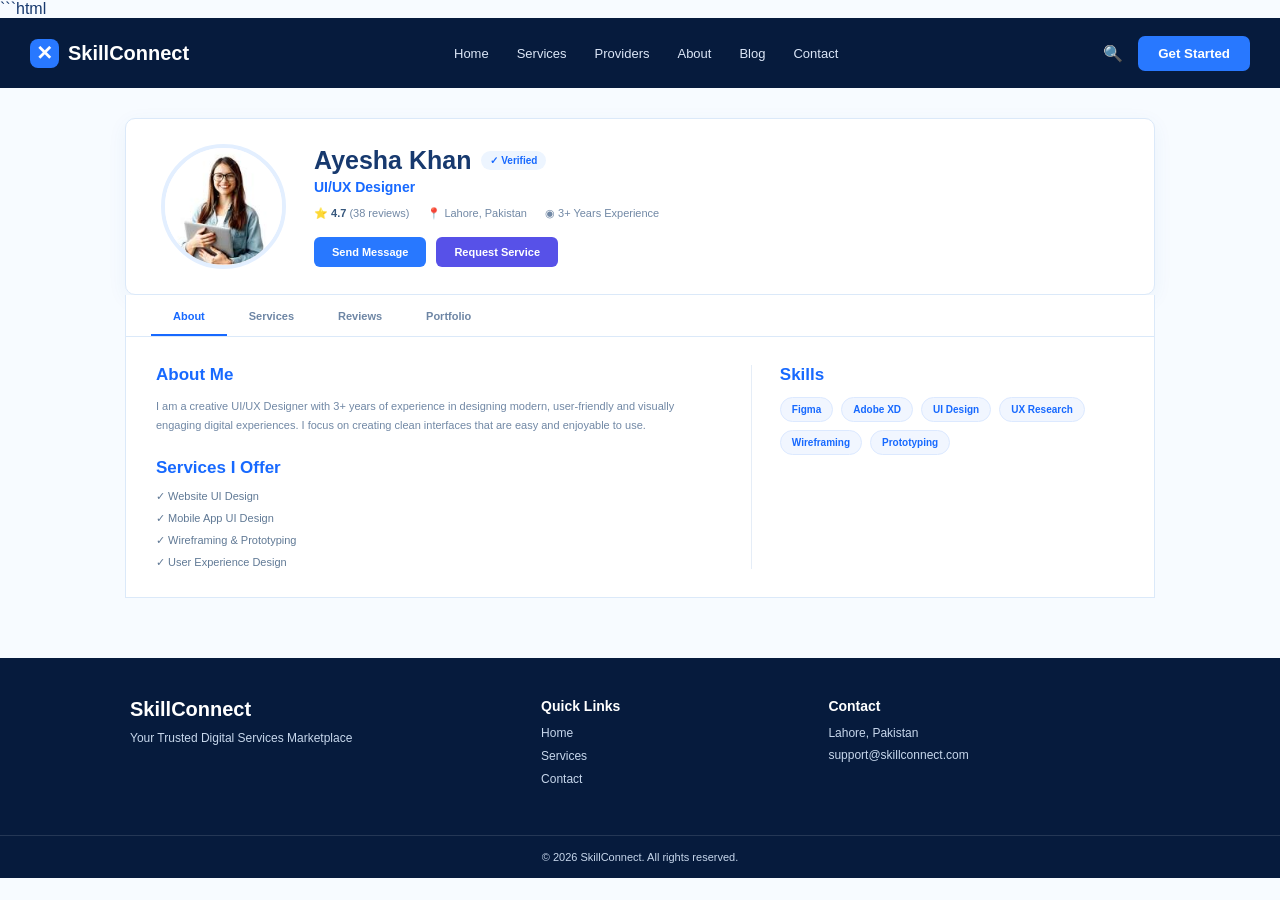
<file: provider-profile3.html>
```html
<!DOCTYPE html>
<html lang="en">

<head>

        <meta charset="UTF-8">

        <meta name="viewport" content="width=device-width, initial-scale=1.0">

        <title>SkillConnect | Ayesha Khan Profile</title>

        <link rel="stylesheet" href="provider-profile1.css">

</head>

<body>


        <!-- =========================================
         NAVBAR
    ========================================= -->

        <header class="navbar">

                <div class="nav-container">

                        <a href="index.html" class="logo">

                                <span class="logo-icon">✕</span>

                                <span>SkillConnect</span>

                        </a>


                        <nav class="nav-links">

                                <a href="index.html">Home</a>

                                <a href="services.html">Services</a>

                                <a href="provider-profile1.html">Providers</a>

                                <a href="about.html">About</a>

                                <a href="blog.html">Blog</a>

                                <a href="contact.html">Contact</a>

                        </nav>


                        <div class="nav-right">

                                <button class="search-btn">
                                        🔍
                                </button>

                                <button class="get-started" onclick="goToContact()">
                                        Get Started
                                </button>

                        </div>


                        <button class="menu-btn" onclick="toggleMenu()">
                                ☰
                        </button>

                </div>

        </header>



        <!-- =========================================
         PROFILE PAGE
    ========================================= -->

        <main class="profile-container">


                <!-- =====================================
             PROVIDER HEADER
        ====================================== -->

                <section class="profile-header">


                        <!-- Provider Image -->

                        <div class="profile-image-box">

                                <img src="images/img.jpg" alt="Ayesha Khan" class="profile-image">

                        </div>



                        <!-- Provider Information -->

                        <div class="provider-main-info">

                                <div class="name-row">

                                        <h1>
                                                Ayesha Khan
                                        </h1>

                                        <span class="verified">
                                                ✓ Verified
                                        </span>

                                </div>


                                <p class="job-title">
                                        UI/UX Designer
                                </p>


                                <div class="provider-meta">

                                        <span>
                                                ⭐ <strong>4.7</strong>
                                                (38 reviews)
                                        </span>

                                        <span>
                                                📍 Lahore, Pakistan
                                        </span>

                                        <span>
                                                ◉ 3+ Years Experience
                                        </span>

                                </div>


                                <div class="profile-buttons">

                                        <button class="message-btn" onclick="sendMessage()">
                                                Send Message
                                        </button>

                                        <button class="request-btn" onclick="requestService()">
                                                Request Service
                                        </button>

                                </div>

                        </div>

                </section>



                <!-- =====================================
             PROFILE TABS
        ====================================== -->

                <div class="profile-tabs">

                        <button class="tab-btn active" onclick="showTab('about', this)">
                                About
                        </button>

                        <button class="tab-btn" onclick="showTab('services', this)">
                                Services
                        </button>

                        <button class="tab-btn" onclick="showTab('reviews', this)">
                                Reviews
                        </button>

                        <button class="tab-btn" onclick="showTab('portfolio', this)">
                                Portfolio
                        </button>

                </div>



                <!-- =====================================
             ABOUT CONTENT
        ====================================== -->

                <section id="about" class="tab-content active-content">

                        <div class="about-column">

                                <h2>
                                        About Me
                                </h2>

                                <p>
                                        I am a creative UI/UX Designer with
                                        3+ years of experience in designing
                                        modern, user-friendly and visually
                                        engaging digital experiences. I focus
                                        on creating clean interfaces that are
                                        easy and enjoyable to use.
                                </p>


                                <h2 class="service-heading">
                                        Services I Offer
                                </h2>

                                <ul class="service-list">

                                        <li>
                                                ✓ Website UI Design
                                        </li>

                                        <li>
                                                ✓ Mobile App UI Design
                                        </li>

                                        <li>
                                                ✓ Wireframing & Prototyping
                                        </li>

                                        <li>
                                                ✓ User Experience Design
                                        </li>

                                </ul>

                        </div>



                        <!-- Skills -->

                        <div class="skills-column">

                                <h2>
                                        Skills
                                </h2>

                                <div class="skills-list">

                                        <span>Figma</span>

                                        <span>Adobe XD</span>

                                        <span>UI Design</span>

                                        <span>UX Research</span>

                                        <span>Wireframing</span>

                                        <span>Prototyping</span>

                                </div>

                        </div>

                </section>



                <!-- =====================================
             SERVICES TAB
        ====================================== -->

                <section id="services" class="tab-content">

                        <h2>
                                Services
                        </h2>


                        <div class="service-cards">

                                <div class="service-card">

                                        <h3>Website UI Design</h3>

                                        <p>
                                                Modern and responsive website
                                                interfaces with clean layouts.
                                        </p>

                                </div>


                                <div class="service-card">

                                        <h3>Mobile App Design</h3>

                                        <p>
                                                User-friendly mobile app
                                                interfaces designed for
                                                smooth experiences.
                                        </p>

                                </div>


                                <div class="service-card">

                                        <h3>UX Design</h3>

                                        <p>
                                                Simple and effective user
                                                experiences based on user needs.
                                        </p>

                                </div>

                        </div>

                </section>



                <!-- =====================================
             REVIEWS TAB
        ====================================== -->

                <section id="reviews" class="tab-content">

                        <h2>
                                Client Reviews
                        </h2>


                        <div class="review-card">

                                <div class="review-top">

                                        <strong>
                                                ⭐ 4.7
                                        </strong>

                                        <span>
                                                38 reviews
                                        </span>

                                </div>

                                <p>
                                        "Ayesha created a clean and modern
                                        interface that was easy to use."
                                </p>

                        </div>


                        <div class="review-card">

                                <div class="review-top">

                                        <strong>
                                                ⭐ 5.0
                                        </strong>

                                        <span>
                                                Client Review
                                        </span>

                                </div>

                                <p>
                                        "Great UI/UX work with excellent
                                        attention to detail and communication."
                                </p>

                        </div>

                </section>



                <!-- =====================================
             PORTFOLIO TAB
        ====================================== -->

                <section id="portfolio" class="tab-content">

                        <h2>
                                Portfolio
                        </h2>


                        <div class="portfolio-grid">

                                <div class="portfolio-item">
                                        Website UI Design
                                </div>

                                <div class="portfolio-item">
                                        Mobile App UI
                                </div>

                                <div class="portfolio-item">
                                        UX Case Study
                                </div>

                        </div>

                </section>

        </main>



        <!-- =========================================
         FOOTER
    ========================================= -->

        <footer class="footer">

                <div class="footer-content">

                        <div>

                                <h2>
                                        SkillConnect
                                </h2>

                                <p>
                                        Your Trusted Digital Services Marketplace
                                </p>

                        </div>


                        <div>

                                <h3>
                                        Quick Links
                                </h3>

                                <a href="index.html">
                                        Home
                                </a>

                                <a href="services.html">
                                        Services
                                </a>

                                <a href="contact.html">
                                        Contact
                                </a>

                        </div>


                        <div>

                                <h3>
                                        Contact
                                </h3>

                                <p>
                                        Lahore, Pakistan
                                </p>

                                <p>
                                        support@skillconnect.com
                                </p>

                        </div>

                </div>


                <div class="footer-bottom">

                        © 2026 SkillConnect. All rights reserved.

                </div>

        </footer>



        <script src="provider-profile1.js"></script>

</body>

</html>
</file>
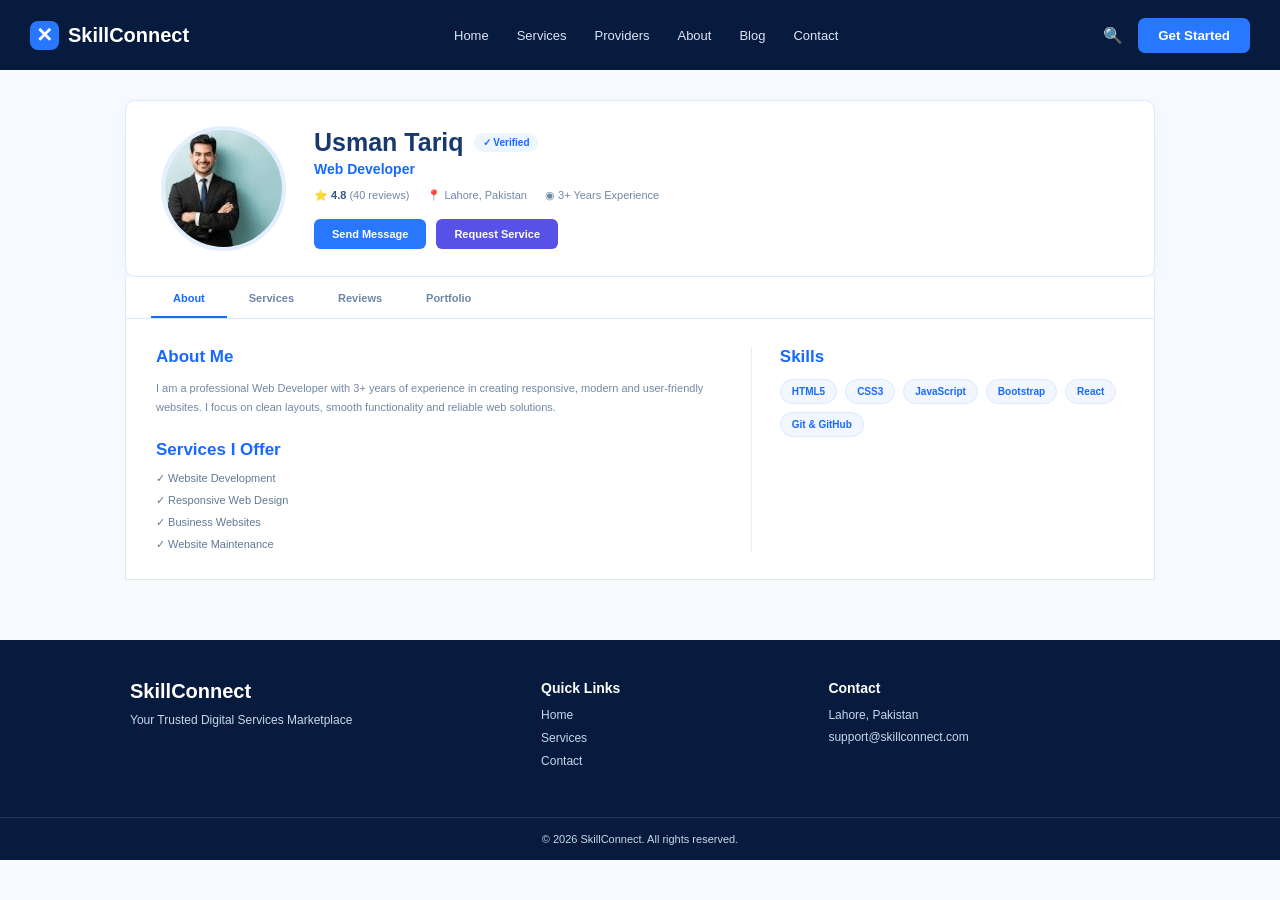
<file: provider-profile4.html>
<!DOCTYPE html>
<html lang="en">

<head>

        <meta charset="UTF-8">

        <meta name="viewport" content="width=device-width, initial-scale=1.0">

        <title>SkillConnect | Usman Tariq Profile</title>

        <link rel="stylesheet" href="provider-profile1.css">

</head>

<body>


        <!-- =========================================
         NAVBAR
    ========================================= -->

        <header class="navbar">

                <div class="nav-container">

                        <a href="index.html" class="logo">

                                <span class="logo-icon">✕</span>

                                <span>SkillConnect</span>

                        </a>


                        <nav class="nav-links">

                                <a href="index.html">Home</a>

                                <a href="services.html">Services</a>

                                <a href="provider-profile1.html">Providers</a>

                                <a href="about.html">About</a>

                                <a href="blog.html">Blog</a>

                                <a href="contact.html">Contact</a>

                        </nav>


                        <div class="nav-right">

                                <button class="search-btn">
                                        🔍
                                </button>

                                <button class="get-started" onclick="goToContact()">
                                        Get Started
                                </button>

                        </div>


                        <button class="menu-btn" onclick="toggleMenu()">
                                ☰
                        </button>

                </div>

        </header>



        <!-- =========================================
         PROFILE PAGE
    ========================================= -->

        <main class="profile-container">


                <!-- =====================================
             PROVIDER HEADER
        ====================================== -->

                <section class="profile-header">


                        <!-- Provider Image -->

                        <div class="profile-image-box">

                                <img src="images/provider.jpg" alt="Usman Tariq" class="profile-image">

                        </div>



                        <!-- Provider Information -->

                        <div class="provider-main-info">

                                <div class="name-row">

                                        <h1>
                                                Usman Tariq
                                        </h1>

                                        <span class="verified">
                                                ✓ Verified
                                        </span>

                                </div>


                                <p class="job-title">
                                        Web Developer
                                </p>


                                <div class="provider-meta">

                                        <span>
                                                ⭐ <strong>4.8</strong>
                                                (40 reviews)
                                        </span>

                                        <span>
                                                📍 Lahore, Pakistan
                                        </span>

                                        <span>
                                                ◉ 3+ Years Experience
                                        </span>

                                </div>


                                <div class="profile-buttons">

                                        <button class="message-btn" onclick="sendMessage()">
                                                Send Message
                                        </button>

                                        <button class="request-btn" onclick="requestService()">
                                                Request Service
                                        </button>

                                </div>

                        </div>

                </section>



                <!-- =====================================
             PROFILE TABS
        ====================================== -->

                <div class="profile-tabs">

                        <button class="tab-btn active" onclick="showTab('about', this)">
                                About
                        </button>

                        <button class="tab-btn" onclick="showTab('services', this)">
                                Services
                        </button>

                        <button class="tab-btn" onclick="showTab('reviews', this)">
                                Reviews
                        </button>

                        <button class="tab-btn" onclick="showTab('portfolio', this)">
                                Portfolio
                        </button>

                </div>



                <!-- =====================================
             ABOUT CONTENT
        ====================================== -->

                <section id="about" class="tab-content active-content">

                        <div class="about-column">

                                <h2>
                                        About Me
                                </h2>

                                <p>
                                        I am a professional Web Developer
                                        with 3+ years of experience in
                                        creating responsive, modern and
                                        user-friendly websites. I focus on
                                        clean layouts, smooth functionality
                                        and reliable web solutions.
                                </p>


                                <h2 class="service-heading">
                                        Services I Offer
                                </h2>

                                <ul class="service-list">

                                        <li>
                                                ✓ Website Development
                                        </li>

                                        <li>
                                                ✓ Responsive Web Design
                                        </li>

                                        <li>
                                                ✓ Business Websites
                                        </li>

                                        <li>
                                                ✓ Website Maintenance
                                        </li>

                                </ul>

                        </div>



                        <!-- Skills -->

                        <div class="skills-column">

                                <h2>
                                        Skills
                                </h2>

                                <div class="skills-list">

                                        <span>HTML5</span>

                                        <span>CSS3</span>

                                        <span>JavaScript</span>

                                        <span>Bootstrap</span>

                                        <span>React</span>

                                        <span>Git & GitHub</span>

                                </div>

                        </div>

                </section>



                <!-- =====================================
             SERVICES TAB
        ====================================== -->

                <section id="services" class="tab-content">

                        <h2>
                                Services
                        </h2>


                        <div class="service-cards">

                                <div class="service-card">

                                        <h3>Website Development</h3>

                                        <p>
                                                Modern and responsive websites
                                                for businesses and individuals.
                                        </p>

                                </div>


                                <div class="service-card">

                                        <h3>Business Websites</h3>

                                        <p>
                                                Professional websites designed
                                                to build a strong online presence.
                                        </p>

                                </div>


                                <div class="service-card">

                                        <h3>Website Maintenance</h3>

                                        <p>
                                                Updates, improvements and
                                                maintenance for existing websites.
                                        </p>

                                </div>

                        </div>

                </section>



                <!-- =====================================
             REVIEWS TAB
        ====================================== -->

                <section id="reviews" class="tab-content">

                        <h2>
                                Client Reviews
                        </h2>


                        <div class="review-card">

                                <div class="review-top">

                                        <strong>
                                                ⭐ 4.8
                                        </strong>

                                        <span>
                                                40 reviews
                                        </span>

                                </div>

                                <p>
                                        "Professional work with a clean design
                                        and smooth website functionality."
                                </p>

                        </div>


                        <div class="review-card">

                                <div class="review-top">

                                        <strong>
                                                ⭐ 5.0
                                        </strong>

                                        <span>
                                                Client Review
                                        </span>

                                </div>

                                <p>
                                        "The website was responsive, modern
                                        and delivered according to the requirements."
                                </p>

                        </div>

                </section>



                <!-- =====================================
             PORTFOLIO TAB
        ====================================== -->

                <section id="portfolio" class="tab-content">

                        <h2>
                                Portfolio
                        </h2>


                        <div class="portfolio-grid">

                                <div class="portfolio-item">
                                        Business Website
                                </div>

                                <div class="portfolio-item">
                                        E-Commerce Website
                                </div>

                                <div class="portfolio-item">
                                        Responsive Website
                                </div>

                        </div>

                </section>

        </main>



        <!-- =========================================
         FOOTER
    ========================================= -->

        <footer class="footer">

                <div class="footer-content">

                        <div>

                                <h2>
                                        SkillConnect
                                </h2>

                                <p>
                                        Your Trusted Digital Services Marketplace
                                </p>

                        </div>


                        <div>

                                <h3>
                                        Quick Links
                                </h3>

                                <a href="index.html">
                                        Home
                                </a>

                                <a href="services.html">
                                        Services
                                </a>

                                <a href="contact.html">
                                        Contact
                                </a>

                        </div>


                        <div>

                                <h3>
                                        Contact
                                </h3>

                                <p>
                                        Lahore, Pakistan
                                </p>

                                <p>
                                        support@skillconnect.com
                                </p>

                        </div>

                </div>


                <div class="footer-bottom">

                        © 2026 SkillConnect. All rights reserved.

                </div>

        </footer>



        <script src="provider-profile1.js"></script>

</body>

</html>
</file>
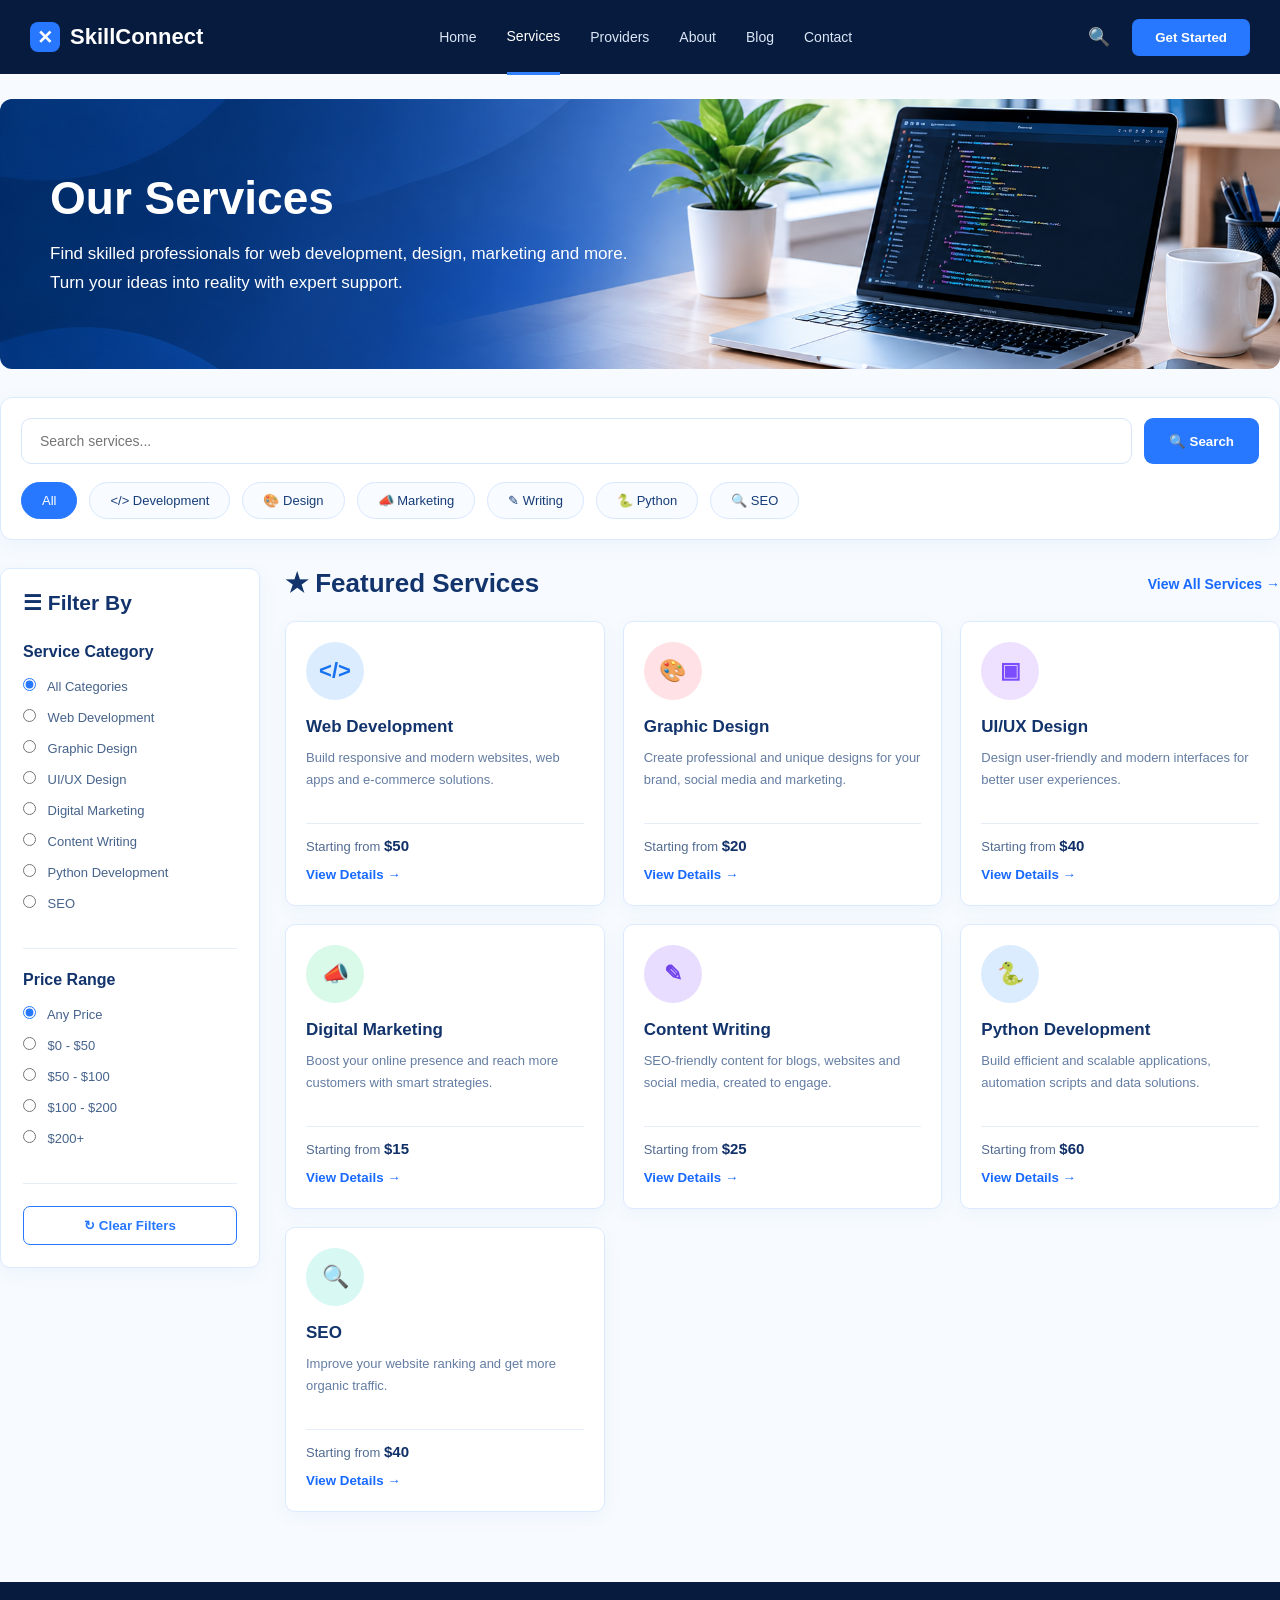
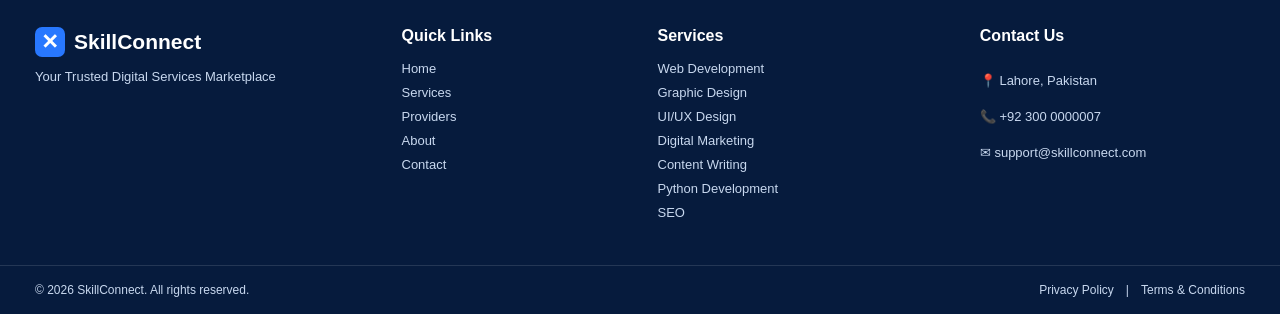
<file: services.html>
<!DOCTYPE html>
<html lang="en">

<head>
        <meta charset="UTF-8">
        <meta name="viewport" content="width=device-width, initial-scale=1.0">

        <title>SkillConnect | Services</title>

        <!-- Services CSS -->
        <link rel="stylesheet" href="services.css">
</head>

<body>

        <!-- =========================================
         NAVBAR
    ========================================= -->

        <header class="navbar">

                <div class="nav-container">

                        <!-- Logo -->
                        <a href="index.html" class="logo">
                                <span class="logo-icon">✕</span>
                                <span>SkillConnect</span>
                        </a>


                        <!-- Navigation -->
                        <nav class="nav-links">

                                <a href="index.html">Home</a>

                                <a href="services.html" class="active">
                                        Services
                                </a>

                                <a href="index.html#providers">
                                        Providers
                                </a>

                                <a href="index.html#about">
                                        About
                                </a>

                                <a href="#">
                                        Blog
                                </a>

                                <a href="index.html#contact">
                                        Contact
                                </a>

                        </nav>


                        <!-- Right Side -->
                        <div class="nav-right">

                                <button class="search-icon" onclick="focusSearch()">
                                        🔍
                                </button>

                                <button class="get-started" onclick="getStarted()">
                                        Get Started
                                </button>

                        </div>


                        <!-- Mobile Menu -->
                        <button class="menu-btn" onclick="toggleMenu()">
                                ☰
                        </button>

                </div>

        </header>



        <!-- =========================================
         HERO SECTION
    ========================================= -->

        <section class="services-hero">

                <div class="hero-content">

                        <h1>Our Services</h1>

                        <p>
                                Find skilled professionals for web development,
                                design, marketing and more. Turn your ideas into
                                reality with expert support.
                        </p>

                </div>

        </section>



        <!-- =========================================
         SEARCH + CATEGORY SECTION
    ========================================= -->

        <section class="search-section">

                <!-- Search -->
                <div class="search-box">

                        <input type="text" id="serviceSearch" placeholder="Search services...">

                        <button onclick="searchServices()">
                                🔍
                                <span>Search</span>
                        </button>

                </div>


                <!-- Category Buttons -->
                <div class="category-buttons">

                        <button class="category-btn active" data-category="all">
                                All
                        </button>

                        <button class="category-btn" data-category="development">
                                &lt;/&gt; Development
                        </button>

                        <button class="category-btn" data-category="design">
                                🎨 Design
                        </button>

                        <button class="category-btn" data-category="marketing">
                                📣 Marketing
                        </button>

                        <button class="category-btn" data-category="writing">
                                ✎ Writing
                        </button>

                        <button class="category-btn" data-category="python">
                                🐍 Python
                        </button>

                        <button class="category-btn" data-category="seo">
                                🔍 SEO
                        </button>

                </div>

        </section>



        <!-- =========================================
         SERVICES AREA
    ========================================= -->

        <main class="services-area">


                <!-- =====================================
             FILTER SIDEBAR
        ====================================== -->

                <aside class="filter-sidebar">

                        <h2>☰ Filter By</h2>


                        <!-- Service Category -->

                        <div class="filter-group">

                                <h3>Service Category</h3>

                                <label>
                                        <input type="radio" name="service-category" value="all" checked>
                                        All Categories
                                </label>

                                <label>
                                        <input type="radio" name="service-category" value="development">
                                        Web Development
                                </label>

                                <label>
                                        <input type="radio" name="service-category" value="design">
                                        Graphic Design
                                </label>

                                <label>
                                        <input type="radio" name="service-category" value="uiux">
                                        UI/UX Design
                                </label>

                                <label>
                                        <input type="radio" name="service-category" value="marketing">
                                        Digital Marketing
                                </label>

                                <label>
                                        <input type="radio" name="service-category" value="writing">
                                        Content Writing
                                </label>

                                <label>
                                        <input type="radio" name="service-category" value="python">
                                        Python Development
                                </label>

                                <label>
                                        <input type="radio" name="service-category" value="seo">
                                        SEO
                                </label>

                        </div>


                        <!-- Price Range -->

                        <div class="filter-group price-group">

                                <h3>Price Range</h3>

                                <label>
                                        <input type="radio" name="price" value="all" checked>
                                        Any Price
                                </label>

                                <label>
                                        <input type="radio" name="price" value="0-50">
                                        $0 - $50
                                </label>

                                <label>
                                        <input type="radio" name="price" value="50-100">
                                        $50 - $100
                                </label>

                                <label>
                                        <input type="radio" name="price" value="100-200">
                                        $100 - $200
                                </label>

                                <label>
                                        <input type="radio" name="price" value="200">
                                        $200+
                                </label>

                        </div>


                        <!-- Clear Button -->

                        <button class="clear-filter" onclick="clearFilters()">
                                ↻ Clear Filters
                        </button>

                </aside>



                <!-- =====================================
             FEATURED SERVICES
        ====================================== -->

                <section class="featured-services">

                        <div class="services-title">

                                <h2>★ Featured Services</h2>

                                <a href="#">
                                        View All Services →
                                </a>

                        </div>


                        <div class="services-grid">


                                <!-- Service 1 -->

                                <div class="service-card" data-category="development" data-price="50">

                                        <div class="service-icon blue">
                                                &lt;/&gt;
                                        </div>

                                        <h3>Web Development</h3>

                                        <p>
                                                Build responsive and modern websites,
                                                web apps and e-commerce solutions.
                                        </p>

                                        <div class="service-price">
                                                Starting from <strong>$50</strong>
                                        </div>

                                        <button onclick="viewService('Web Development')">
                                                View Details →
                                        </button>

                                </div>



                                <!-- Service 2 -->

                                <div class="service-card" data-category="design" data-price="20">

                                        <div class="service-icon pink">
                                                🎨
                                        </div>

                                        <h3>Graphic Design</h3>

                                        <p>
                                                Create professional and unique designs
                                                for your brand, social media and marketing.
                                        </p>

                                        <div class="service-price">
                                                Starting from <strong>$20</strong>
                                        </div>

                                        <button onclick="viewService('Graphic Design')">
                                                View Details →
                                        </button>

                                </div>



                                <!-- Service 3 -->

                                <div class="service-card" data-category="uiux" data-price="40">

                                        <div class="service-icon purple">
                                                ▣
                                        </div>

                                        <h3>UI/UX Design</h3>

                                        <p>
                                                Design user-friendly and modern interfaces
                                                for better user experiences.
                                        </p>

                                        <div class="service-price">
                                                Starting from <strong>$40</strong>
                                        </div>

                                        <button onclick="viewService('UI/UX Design')">
                                                View Details →
                                        </button>

                                </div>



                                <!-- Service 4 -->

                                <div class="service-card" data-category="marketing" data-price="15">

                                        <div class="service-icon green">
                                                📣
                                        </div>

                                        <h3>Digital Marketing</h3>

                                        <p>
                                                Boost your online presence and reach more
                                                customers with smart strategies.
                                        </p>

                                        <div class="service-price">
                                                Starting from <strong>$15</strong>
                                        </div>

                                        <button onclick="viewService('Digital Marketing')">
                                                View Details →
                                        </button>

                                </div>



                                <!-- Service 5 -->

                                <div class="service-card" data-category="writing" data-price="25">

                                        <div class="service-icon violet">
                                                ✎
                                        </div>

                                        <h3>Content Writing</h3>

                                        <p>
                                                SEO-friendly content for blogs, websites
                                                and social media, created to engage.
                                        </p>

                                        <div class="service-price">
                                                Starting from <strong>$25</strong>
                                        </div>

                                        <button onclick="viewService('Content Writing')">
                                                View Details →
                                        </button>

                                </div>



                                <!-- Service 6 -->

                                <div class="service-card" data-category="python" data-price="60">

                                        <div class="service-icon blue">
                                                🐍
                                        </div>

                                        <h3>Python Development</h3>

                                        <p>
                                                Build efficient and scalable applications,
                                                automation scripts and data solutions.
                                        </p>

                                        <div class="service-price">
                                                Starting from <strong>$60</strong>
                                        </div>

                                        <button onclick="viewService('Python Development')">
                                                View Details →
                                        </button>

                                </div>



                                <!-- Service 7 -->

                                <div class="service-card" data-category="seo" data-price="40">

                                        <div class="service-icon teal">
                                                🔍
                                        </div>

                                        <h3>SEO</h3>

                                        <p>
                                                Improve your website ranking and get more
                                                organic traffic.
                                        </p>

                                        <div class="service-price">
                                                Starting from <strong>$40</strong>
                                        </div>

                                        <button onclick="viewService('SEO')">
                                                View Details →
                                        </button>

                                </div>

                        </div>

                </section>

        </main>



        <!-- =========================================
         FOOTER
    ========================================= -->

        <footer class="services-footer">

                <div class="footer-content">

                        <div>
                                <div class="footer-logo">
                                        <span>✕</span>
                                        SkillConnect
                                </div>

                                <p>
                                        Your Trusted Digital Services Marketplace
                                </p>
                        </div>


                        <div class="footer-column">

                                <h3>Quick Links</h3>

                                <a href="index.html">Home</a>
                                <a href="services.html">Services</a>
                                <a href="index.html#providers">Providers</a>
                                <a href="index.html#about">About</a>
                                <a href="#">Contact</a>

                        </div>


                        <div class="footer-column">

                                <h3>Services</h3>

                                <a href="#">Web Development</a>
                                <a href="#">Graphic Design</a>
                                <a href="#">UI/UX Design</a>
                                <a href="#">Digital Marketing</a>
                                <a href="#">Content Writing</a>
                                <a href="#">Python Development</a>
                                <a href="#">SEO</a>

                        </div>


                        <div class="footer-column">

                                <h3>Contact Us</h3>

                                <p>📍 Lahore, Pakistan</p>
                                <p>📞 +92 300 0000007</p>
                                <p>✉ support@skillconnect.com</p>

                        </div>

                </div>


                <div class="footer-bottom">

                        <p>
                                © 2026 SkillConnect. All rights reserved.
                        </p>

                        <div>
                                <a href="#">Privacy Policy</a>
                                <span>|</span>
                                <a href="#">Terms & Conditions</a>
                        </div>

                </div>

        </footer>


        <!-- JavaScript -->
        <script src="services.js"></script>

</body>

</html>
</file>
<file: style.css>
/* =========================================
   BASIC RESET
========================================= */

* {
        margin: 0;
        padding: 0;
        box-sizing: border-box;
}


html {
        scroll-behavior: smooth;
}


body {
        font-family: Arial, Helvetica, sans-serif;

        background: #f7faff;

        color: #102044;
}


/* =========================================
   NAVBAR
========================================= */

.navbar {
        width: 100%;

        height: 72px;

        background: #061936;

        position: sticky;

        top: 0;

        z-index: 1000;

        box-shadow:
                0 3px 15px rgba(0, 0, 0, 0.12);
}


/* =========================================
   NAVBAR CONTAINER
========================================= */

.nav-container {

        max-width: 1200px;

        height: 100%;

        margin: 0 auto;

        padding: 0 25px;

        display: flex;

        align-items: center;

        justify-content: space-between;
}


/* =========================================
   LOGO
========================================= */

.logo {

        display: flex;

        align-items: center;

        gap: 9px;

        color: white;

        text-decoration: none;

        font-size: 19px;

        font-weight: 700;

        white-space: nowrap;
}


/* Logo Icon */

.logo-icon {

        width: 30px;

        height: 30px;

        display: flex;

        align-items: center;

        justify-content: center;

        background: #1769ff;

        color: white;

        border-radius: 8px;

        font-size: 16px;

        font-weight: bold;
}


/* =========================================
   NAVIGATION MENU
========================================= */

.nav-menu {

        display: flex;

        align-items: center;

        gap: 27px;
}


.nav-link {

        position: relative;

        color: #dbe7ff;

        text-decoration: none;

        font-size: 13px;

        font-weight: 500;

        transition: 0.3s ease;
}


.nav-link:hover {

        color: white;
}


/* =========================================
   ACTIVE NAV LINK
========================================= */

.nav-link.active {

        color: white;
}


.nav-link.active::after {

        content: "";

        position: absolute;

        left: 0;

        bottom: -9px;

        width: 100%;

        height: 2px;

        background: #3182ff;

        border-radius: 5px;
}


/* =========================================
   NAV RIGHT SIDE
========================================= */

.nav-right {

        display: flex;

        align-items: center;

        gap: 15px;
}


/* =========================================
   SEARCH BUTTON
========================================= */

.search-btn {

        width: 35px;

        height: 35px;

        border: none;

        background: transparent;

        color: white;

        font-size: 15px;

        cursor: pointer;

        transition: 0.3s ease;
}


.search-btn:hover {

        background: rgba(255, 255, 255, 0.1);

        border-radius: 50%;
}


/* =========================================
   GET STARTED BUTTON
========================================= */

.get-started {

        display: inline-flex;

        align-items: center;

        justify-content: center;

        padding: 10px 18px;

        background: #3182ff;

        color: white;

        text-decoration: none;

        font-size: 12px;

        font-weight: 600;

        border-radius: 6px;

        transition: 0.3s ease;
}


.get-started:hover {

        background: #1769ff;

        transform: translateY(-1px);
}


/* =========================================
   MOBILE MENU BUTTON
========================================= */

.menu-toggle {

        display: none;

        border: none;

        background: transparent;

        color: white;

        font-size: 25px;

        cursor: pointer;
}


/* =========================================
   TEMPORARY HOME SECTION
========================================= */

.temporary-section {

        min-height: calc(100vh - 72px);

        display: flex;

        flex-direction: column;

        align-items: center;

        justify-content: center;

        text-align: center;

        padding: 40px;
}


.temporary-section h1 {

        font-size: 45px;

        color: #102044;

        margin-bottom: 10px;
}


.temporary-section p {

        font-size: 18px;

        color: #60708f;
}


/* =========================================
   TABLET RESPONSIVE
========================================= */

@media (max-width: 850px) {

        .nav-menu {

                position: absolute;

                top: 72px;

                left: 0;

                width: 100%;

                background: #061936;

                display: none;

                flex-direction: column;

                align-items: flex-start;

                padding: 25px;

                gap: 22px;

                border-top:
                        1px solid rgba(255, 255, 255, 0.1);
        }


        /* JavaScript adds this class */

        .nav-menu.show {

                display: flex;
        }


        .nav-link.active::after {

                display: none;
        }


        .menu-toggle {

                display: block;
        }


        .get-started {

                display: none;
        }


        .nav-right {

                gap: 8px;
        }
}


/* =========================================
   MOBILE RESPONSIVE
========================================= */

@media (max-width: 500px) {

        .nav-container {

                padding: 0 16px;
        }


        .logo {

                font-size: 17px;
        }


        .logo-icon {

                width: 28px;

                height: 28px;
        }


        .search-btn {

                display: none;
        }


        .temporary-section h1 {

                font-size: 32px;
        }


        .temporary-section p {

                font-size: 15px;
        }
}

/* =========================================
   HOME HERO SECTION
========================================= */

.hero-section {

        position: relative;

        width: 100%;

        min-height: 560px;

        background:
                linear-gradient(115deg,
                        #061936 0%,
                        #082b63 45%,
                        #164db0 100%);

        overflow: hidden;

        color: white;

}


/* =========================================
   HERO CONTAINER
========================================= */

.hero-container {

        max-width: 1200px;

        min-height: 445px;

        margin: 0 auto;

        padding: 65px 25px 35px;

        display: flex;

        align-items: center;

        justify-content: space-between;

        gap: 35px;

}


/* =========================================
   HERO CONTENT
========================================= */

.hero-content {

        width: 54%;

        position: relative;

        z-index: 5;

}


.hero-small-title {

        display: inline-block;

        margin-bottom: 15px;

        color: #53b7ff;

        font-size: 14px;

        font-weight: 700;

        letter-spacing: 0.5px;
}


/* =========================================
   HERO HEADING
========================================= */

.hero-content h1 {

        font-size: 48px;

        line-height: 1.12;

        font-weight: 700;

        margin-bottom: 20px;

        color: white;
}


.hero-content h1 span {

        color: #3195ff;
}


/* =========================================
   HERO DESCRIPTION
========================================= */

.hero-description {

        max-width: 610px;

        color: #d9e7ff;

        font-size: 16px;

        line-height: 1.7;

        margin-bottom: 28px;
}


/* =========================================
   HERO SEARCH
========================================= */

.hero-search {

        width: 100%;

        max-width: 780px;

        min-height: 58px;

        padding: 5px;

        background: white;

        border-radius: 10px;

        display: flex;

        align-items: center;

        box-shadow:
                0 12px 35px rgba(0, 0, 0, 0.18);
}


/* Search Input Area */

.search-input-area {

        flex: 1;

        height: 48px;

        display: flex;

        align-items: center;

        gap: 13px;

        padding: 0 16px;
}


.search-input-area i {

        color: #1769ff;

        font-size: 18px;
}


.search-input-area input {

        width: 100%;

        height: 100%;

        border: none;

        outline: none;

        font-size: 14px;

        color: #102044;

}


.search-input-area input::placeholder {

        color: #7890b0;
}


/* Search Button */

.hero-search button {

        height: 48px;

        min-width: 120px;

        padding: 0 25px;

        border: none;

        border-radius: 8px;

        background: #1769ff;

        color: white;

        font-size: 14px;

        font-weight: 600;

        cursor: pointer;

        transition: 0.3s ease;
}


.hero-search button:hover {

        background: #3182ff;

        transform: translateY(-1px);
}


/* =========================================
   HERO IMAGE AREA
========================================= */

.hero-image-area {

        width: 46%;

        height: 390px;

        position: relative;

        display: flex;

        align-items: center;

        justify-content: center;
}


/* Soft Background Glow */

.hero-image-area::before {

        content: "";

        position: absolute;

        width: 430px;

        height: 300px;

        border-radius: 50%;

        background: rgba(56, 137, 255, 0.25);

        filter: blur(35px);

}


/* Laptop Image */

.hero-laptop {

        position: relative;

        z-index: 2;

        width: 100%;

        max-width: 530px;

        height: auto;

        object-fit: contain;

        border-radius: 12px;

        filter:
                drop-shadow(0 20px 25px rgba(0, 0, 0, 0.25));

}


/* =========================================
   FLOATING ICONS
========================================= */

.floating-icon {

        position: absolute;

        z-index: 4;

        width: 55px;

        height: 55px;

        border-radius: 13px;

        display: flex;

        align-items: center;

        justify-content: center;

        color: white;

        font-size: 22px;

        box-shadow:
                0 10px 25px rgba(0, 0, 0, 0.18);

        animation: floatingIcon 4s ease-in-out infinite;
}


.icon-code {

        top: 42px;

        left: 20px;

        background: #20c997;
}


.icon-design {

        top: 20px;

        right: 40px;

        background: #8b5cf6;

        animation-delay: 0.5s;
}


.icon-chart {

        right: 5px;

        bottom: 85px;

        background: #ff8a65;

        animation-delay: 1s;
}


.icon-mobile {

        left: 55px;

        bottom: 65px;

        background: #38bdf8;

        animation-delay: 1.5s;
}


/* Floating Animation */

@keyframes floatingIcon {

        0%,
        100% {

                transform: translateY(0);

        }

        50% {

                transform: translateY(-9px);

        }

}


/* =========================================
   TRUST FEATURES
========================================= */

.trust-container {

        max-width: 1200px;

        min-height: 105px;

        margin: 0 auto;

        padding: 20px 25px;

        display: grid;

        grid-template-columns:
                repeat(4, 1fr);

        align-items: center;

        gap: 15px;
}


.trust-item {

        min-height: 62px;

        display: flex;

        align-items: center;

        gap: 13px;

        padding-right: 18px;

        border-right:
                1px solid rgba(255, 255, 255, 0.18);
}


/* Remove border from last item */

.trust-item:last-child {

        border-right: none;
}


/* Trust Icon */

.trust-icon {

        flex-shrink: 0;

        width: 48px;

        height: 48px;

        border-radius: 50%;

        display: flex;

        align-items: center;

        justify-content: center;

        background: rgba(66, 143, 255, 0.28);

        color: white;

        font-size: 19px;
}


.trust-text h3 {

        color: white;

        font-size: 14px;

        margin-bottom: 5px;

        font-weight: 600;
}


.trust-text p {

        color: #bcd1f0;

        font-size: 11px;

        line-height: 1.4;
}


/* =========================================
   TABLET RESPONSIVE
========================================= */

@media (max-width: 1000px) {

        .hero-container {

                padding-top: 50px;

                gap: 20px;
        }


        .hero-content h1 {

                font-size: 40px;
        }


        .hero-image-area {

                height: 330px;
        }


        .floating-icon {

                width: 45px;

                height: 45px;

                font-size: 18px;
        }


        .trust-text h3 {

                font-size: 12px;
        }

}


/* =========================================
   MOBILE RESPONSIVE
========================================= */

@media (max-width: 800px) {

        .hero-container {

                flex-direction: column;

                text-align: center;

                padding-top: 45px;

                padding-bottom: 20px;
        }


        .hero-content {

                width: 100%;
        }


        .hero-content h1 {

                font-size: 38px;
        }


        .hero-description {

                margin-left: auto;

                margin-right: auto;
        }


        .hero-search {

                margin: 0 auto;
        }


        .hero-image-area {

                width: 100%;

                height: 320px;
        }


        .hero-laptop {

                max-width: 500px;
        }


        .trust-container {

                grid-template-columns:
                        repeat(2, 1fr);

                padding-top: 25px;

                padding-bottom: 25px;
        }


        .trust-item {

                border-right: none;

                border-bottom:
                        1px solid rgba(255, 255, 255, 0.15);

                padding-bottom: 12px;
        }


        .trust-item:nth-child(3),
        .trust-item:nth-child(4) {

                border-bottom: none;
        }

}


/* =========================================
   SMALL MOBILE
========================================= */

@media (max-width: 550px) {

        .hero-container {

                padding-left: 18px;

                padding-right: 18px;
        }


        .hero-small-title {

                font-size: 12px;
        }


        .hero-content h1 {

                font-size: 31px;

                line-height: 1.2;
        }


        .hero-description {

                font-size: 14px;

                line-height: 1.6;
        }


        .hero-search {

                flex-direction: column;

                padding: 7px;

                background: white;
        }


        .search-input-area {

                width: 100%;
        }


        .hero-search button {

                width: 100%;
        }


        .hero-image-area {

                height: 250px;
        }


        .floating-icon {

                width: 38px;

                height: 38px;

                font-size: 15px;
        }


        .icon-code {

                left: 10px;
        }


        .icon-design {

                right: 10px;
        }


        .icon-mobile {

                left: 25px;

                bottom: 30px;
        }


        .icon-chart {

                right: 20px;

                bottom: 35px;
        }


        .trust-container {

                grid-template-columns: 1fr;

        }


        .trust-item {

                border-bottom:
                        1px solid rgba(255, 255, 255, 0.15) !important;

                padding: 10px 0;
        }


        .trust-item:last-child {

                border-bottom: none !important;
        }

}

/* =========================================
   POPULAR SERVICES
========================================= */

.popular-services {

        width: 100%;

        background: #ffffff;

        padding: 34px 0 45px;
}


/* =========================================
   SERVICES CONTAINER
========================================= */

.services-container {

        width: 100%;

        max-width: 1500px;

        margin: 0 auto;

        padding: 0 25px;
}


/* =========================================
   HEADER
========================================= */

.services-header {

        display: flex;

        align-items: center;

        justify-content: space-between;

        margin-bottom: 20px;
}


.services-header h2 {

        margin: 0;

        color: #1769ff;

        font-size: 24px;

        font-weight: 700;
}


/* View All */

.all-services {

        display: flex;

        align-items: center;

        gap: 6px;

        color: #1769ff;

        text-decoration: none;

        font-size: 12px;

        font-weight: 600;
}


.all-services i {

        font-size: 10px;
}


.all-services:hover {

        text-decoration: underline;
}


/* =========================================
   SERVICES GRID
========================================= */

.services-grid {

        display: grid;

        grid-template-columns:
                repeat(5, 1fr);

        gap: 14px;
}


/* =========================================
   SERVICE CARD
========================================= */

.service-card {

        min-height: 185px;

        padding: 18px 16px;

        background: #fbfdff;

        border: 1.5px solid;

        border-radius: 10px;

        transition:
                transform 0.25s ease,
                box-shadow 0.25s ease;

}


/* No top blue line */

.service-card::before {

        display: none;

}


/* Hover */

.service-card:hover {

        transform: translateY(-4px);

        box-shadow:
                0 8px 22px rgba(23, 105, 255, 0.10);
}


/* =========================================
   ICON
========================================= */

.service-icon {

        width: 48px;

        height: 48px;

        border-radius: 50%;

        display: flex;

        align-items: center;

        justify-content: center;

        border: 2px solid;

        margin-bottom: 13px;

        font-size: 18px;
}


/* =========================================
   WEB DEVELOPMENT
========================================= */

.web-card {

        border-color: #9bdcff;

}

.web-icon {

        background: #e6f7ff;

        border-color: #70ceff;

        color: #1598dd;
}

.web-card h3,
.web-card .service-details {

        color: #1598dd;
}


/* =========================================
   GRAPHIC DESIGN
========================================= */

.graphic-card {

        border-color: #ffc5a8;

}

.graphic-icon {

        background: #fff1e9;

        border-color: #ffae83;

        color: #ff713b;
}

.graphic-card h3,
.graphic-card .service-details {

        color: #ff713b;
}


/* =========================================
   UI/UX DESIGN
========================================= */

.uiux-card {

        border-color: #c5b2ff;

}

.uiux-icon {

        background: #f1ecff;

        border-color: #aa8cff;

        color: #7650e8;
}

.uiux-card h3,
.uiux-card .service-details {

        color: #7650e8;
}


/* =========================================
   DIGITAL MARKETING
========================================= */

.marketing-card {

        border-color: #9ae3c6;

}

.marketing-icon {

        background: #e6faf2;

        border-color: #6bd5aa;

        color: #13a873;
}

.marketing-card h3,
.marketing-card .service-details {

        color: #13a873;
}


/* =========================================
   HUMAN TALENT
========================================= */

.talent-card {

        border-color: #c4b4ff;

}

.talent-icon {

        background: #f1edff;

        border-color: #aa91ff;

        color: #7251df;
}

.talent-card h3,
.talent-card .service-details {

        color: #7251df;
}


/* =========================================
   CONTENT WRITING
========================================= */

.content-card {

        border-color: #ffc2a3;

}

.content-icon {

        background: #fff0e8;

        border-color: #ffac82;

        color: #ed6c35;
}

.content-card h3,
.content-card .service-details {

        color: #ed6c35;
}


/* =========================================
   PYTHON DEVELOPMENT
========================================= */

.python-card {

        border-color: #a5caff;

}

.python-icon {

        background: #eaf3ff;

        border-color: #80b5ff;

        color: #2778df;
}

.python-card h3,
.python-card .service-details {

        color: #2778df;
}


/* =========================================
   SEO
========================================= */

.seo-card {

        border-color: #98e0c1;

}

.seo-icon {

        background: #e8faf2;

        border-color: #67d2a4;

        color: #13a872;
}

.seo-card h3,
.seo-card .service-details {

        color: #13a872;
}


/* =========================================
   SERVICE TITLE
========================================= */

.service-card h3 {

        margin: 0 0 8px;

        font-size: 14px;

        font-weight: 700;

        line-height: 1.3;
}


/* =========================================
   DESCRIPTION
========================================= */

.service-card p {

        margin: 0 0 12px;

        color: #617895;

        font-size: 10px;

        line-height: 1.55;

        max-width: 210px;
}


/* =========================================
   VIEW DETAILS
========================================= */

.service-details {

        display: inline-flex;

        align-items: center;

        gap: 5px;

        text-decoration: none;

        font-size: 10px;

        font-weight: 600;
}


.service-details i {

        font-size: 9px;

        transition: 0.2s ease;
}


.service-details:hover i {

        transform: translateX(4px);
}


/* =========================================
   TABLET
========================================= */

@media (max-width: 1100px) {

        .services-container {

                max-width: 100%;

        }

        .services-grid {

                grid-template-columns:
                        repeat(4, 1fr);

        }

}


/* =========================================
   SMALL TABLET
========================================= */

@media (max-width: 850px) {

        .services-grid {

                grid-template-columns:
                        repeat(3, 1fr);

        }

}


/* =========================================
   MOBILE
========================================= */

@media (max-width: 650px) {

        .popular-services {

                padding: 28px 0 35px;

        }

        .services-container {

                padding: 0 15px;

        }

        .services-header h2 {

                font-size: 21px;

        }

        .services-grid {

                grid-template-columns:
                        repeat(2, 1fr);

                gap: 11px;

        }

        .service-card {

                min-height: 175px;

                padding: 16px 13px;

        }

}


/* =========================================
   SMALL MOBILE
========================================= */

@media (max-width: 430px) {

        .services-grid {

                grid-template-columns: 1fr;

        }

        .service-card {

                min-height: 165px;

        }

}

/* =========================================
   OUR TOP PROVIDERS
========================================= */

.top-providers {
        width: 100%;
        background: #f8fbff;
        padding: 28px 0 38px;
}

.providers-container {
        width: 100%;
        max-width: 1500px;
        margin: 0 auto;
        padding: 0 25px;
}


/* Heading */

.providers-header {
        display: flex;
        align-items: center;
        justify-content: space-between;
        margin-bottom: 18px;
}

.providers-header h2 {
        margin: 0;
        color: #1769ff;
        font-size: 23px;
        font-weight: 700;
}

.view-all-providers {
        color: #1769ff;
        text-decoration: none;
        font-size: 12px;
        font-weight: 600;
}

.view-all-providers i {
        margin-left: 4px;
        font-size: 10px;
}



/* =========================================
   PROVIDERS GRID
========================================= */

.providers-grid {
        display: grid;
        grid-template-columns: repeat(4, 1fr);
        gap: 14px;
}



/* =========================================
   PROVIDER CARD
========================================= */

.provider-card {
        background: #ffffff;
        border: 1px solid #d8e8fb;
        border-radius: 9px;

        width: 100%;
        min-height: 105px;

        padding: 12px 10px;

        display: flex;
        flex-direction: column;
        align-items: center;
        justify-content: space-between;

        box-shadow: 0 3px 12px rgba(32, 91, 160, 0.05);

        transition: 0.25s ease;
}

.provider-card:hover {
        transform: translateY(-3px);
        border-color: #b7d5ff;
        box-shadow: 0 8px 20px rgba(23, 105, 255, 0.10);
}



/* =========================================
   PROVIDER INFO
========================================= */

.provider-info {
        width: 100%;

        display: flex;
        align-items: center;
        justify-content: center;

        gap: 9px;
}



/* Profile Image */

.provider-image {
        width: 48px;
        height: 48px;

        flex-shrink: 0;

        border-radius: 50%;

        border: 2px solid #d4e6ff;

        padding: 2px;

        overflow: hidden;

        background: #ffffff;
}

.provider-image img {
        width: 100%;
        height: 100%;

        object-fit: cover;

        border-radius: 50%;

        display: block;
}



/* Provider Details */

.provider-details {
        text-align: left;
        min-width: 0;
}

.provider-details h3 {
        margin: 0 0 3px;

        color: #17376d;

        font-size: 10px;
        font-weight: 800;

        line-height: 1.3;
}

.provider-service {
        margin: 0 0 4px;

        color: #1769ff;

        font-size: 8px;
        font-weight: 600;

        line-height: 1.3;
}



/* Rating */

.provider-rating {
        display: flex;
        align-items: center;

        gap: 3px;

        color: #536f94;

        font-size: 8px;
        font-weight: 500;
}

.stars {
        color: #f6b800;
        font-size: 10px;
}

.reviews {
        color: #7890ad;
        font-size: 7px;
}



/* =========================================
   VIEW PROFILE BUTTON
========================================= */

.view-profile {
        width: 75px;

        border: none;

        background: #1769ff;
        color: #ffffff;

        padding: 5px 7px;

        border-radius: 4px;

        font-size: 7px;
        font-weight: 600;

        cursor: pointer;

        transition: 0.2s ease;
}

.view-profile:hover {
        background: #0d58d8;
        transform: translateY(-1px);
}



/* =========================================
   READY TO BRING SECTION
========================================= */

.ready-section {
        width: 100%;

        background: #f8fbff;

        padding: 0 0 2px;
}

.ready-container {
        width: calc(100% - 30px);
        max-width: 1500px;

        margin: 0 auto;

        background: linear-gradient(135deg,
                        #061936,
                        #0a2c60);

        border-radius: 7px;

        padding: 22px 24px;

        display: flex;
        align-items: center;
        justify-content: space-between;

        box-shadow: 0 4px 15px rgba(0, 20, 60, 0.12);
}

.ready-content h2 {
        margin: 0 0 6px;

        color: #ffffff;

        font-size: 18px;
        font-weight: 700;
}

.ready-content p {
        margin: 0;

        color: #d5e5ff;

        font-size: 9px;
}



/* Get Started Button */

.ready-btn {
        border: none;

        background: #3182ff;
        color: #ffffff;

        padding: 10px 22px;

        border-radius: 5px;

        font-size: 10px;
        font-weight: 600;

        cursor: pointer;

        transition: 0.2s ease;
}

.ready-btn:hover {
        background: #1769ff;
        transform: translateY(-2px);
}



/* =========================================
   FOOTER
========================================= */

.main-footer {
        width: 100%;

        background: #061936;

        color: #ffffff;

        margin-top: 0;
}

.footer-container {
        width: 100%;
        max-width: 1500px;

        margin: 0 auto;

        padding: 22px 25px;

        display: grid;

        grid-template-columns:
                1.4fr 1fr 1.2fr 1.3fr;

        gap: 35px;
}



/* Footer Brand */

.footer-logo {
        display: flex;
        align-items: center;

        gap: 7px;

        font-size: 14px;
        font-weight: 700;

        margin-bottom: 9px;
}

.logo-icon {
        width: 22px;
        height: 22px;

        display: flex;
        align-items: center;
        justify-content: center;

        background: #1769ff;

        border-radius: 50%;

        font-size: 11px;
        font-weight: 700;
}

.footer-brand p {
        margin: 0;

        color: #b9c9df;

        font-size: 8px;

        line-height: 1.5;
}



/* Footer Columns */

.footer-column {
        display: flex;
        flex-direction: column;
}

.footer-column h3 {
        margin: 0 0 10px;

        color: #ffffff;

        font-size: 10px;
        font-weight: 700;
}

.footer-column a {
        color: #b9c9df;

        text-decoration: none;

        font-size: 8px;

        margin-bottom: 7px;

        transition: 0.2s ease;
}

.footer-column a:hover {
        color: #ffffff;
}



/* Contact */

.contact-column p {
        margin: 0 0 8px;

        color: #b9c9df;

        font-size: 8px;
}

.contact-column i {
        width: 14px;

        color: #75aaff;

        margin-right: 4px;
}



/* =========================================
   FOOTER BOTTOM
========================================= */

.footer-bottom {
        border-top: 1px solid rgba(255, 255, 255, 0.10);

        text-align: center;

        padding: 9px 15px;
}

.footer-bottom p {
        margin: 0;

        color: #91a8c7;

        font-size: 7px;
}



/* =========================================
   RESPONSIVE
========================================= */

@media (max-width: 950px) {

        .providers-grid {
                grid-template-columns: repeat(2, 1fr);
        }

        .footer-container {
                grid-template-columns: repeat(2, 1fr);
        }
}


@media (max-width: 550px) {

        .providers-container {
                padding: 0 15px;
        }

        .providers-grid {
                grid-template-columns: 1fr;
                gap: 10px;
        }

        .provider-card {
                min-height: 120px;
        }

        .ready-container {
                width: calc(100% - 20px);

                padding: 20px 16px;

                flex-direction: column;
                align-items: flex-start;

                gap: 15px;
        }

        .ready-btn {
                width: 100%;
        }

        .footer-container {
                grid-template-columns: 1fr;

                gap: 22px;

                padding: 25px 20px;
        }
}

/* =========================================
   TOP PROVIDERS - BIGGER & CLEANER
========================================= */

.providers-wrapper {
        gap: 16px;
}

.provider-card {
        min-height: 155px;
        padding: 16px;
}

.provider-details {
        gap: 14px;
}

.provider-photo {
        width: 68px;
        height: 68px;
        min-width: 68px;
        object-fit: cover;
        border-radius: 50%;
}

.provider-info h3 {
        font-size: 16px;
        font-weight: 700;
        margin-bottom: 5px;
}

.provider-info p {
        font-size: 12px;
}

.provider-rating {
        margin-top: 12px;
}

.rating-number {
        font-size: 12px;
}

.review-text {
        font-size: 11px;
}

.profile-btn {
        width: 100%;
        height: 30px;
        margin-top: 10px;
        font-size: 12px;
}


/* =========================================
   READY TO BRING - GAP FROM FOOTER
========================================= */

.cta-section {
        margin-bottom: 25px;
}


/* =========================================
   FOOTER - FONT SIZE INCREASE
========================================= */

.main-footer {
        padding-top: 35px;
}

.footer-container {
        padding: 0 40px 32px;
}

/* SkillConnect text */
.footer-logo {
        font-size: 20px;
        font-weight: 700;
}

.footer-brand p {
        font-size: 14px;
        line-height: 1.7;
}

/* Footer headings */
.footer-column h3 {
        font-size: 16px;
        font-weight: 700;
        margin-bottom: 14px;
}

/* Footer links */
.footer-column a {
        font-size: 14px;
        line-height: 1.9;
}

/* Contact text */
.contact-column p {
        font-size: 14px;
        line-height: 1.9;
        margin-bottom: 5px;
}

/* Social icons */
.social-icons a {
        width: 28px;
        height: 28px;
        font-size: 13px;
}


/* =========================================
   FOOTER BOTTOM
========================================= */

.footer-bottom {
        padding: 15px 40px;
}

.footer-bottom p {
        font-size: 13px;
}

.footer-policies a {
        font-size: 13px;
}

.footer-policies span {
        font-size: 13px;
}

.profile-btn {
        width: 100%;
        height: 28px;

        border: none;
        border-radius: 6px;

        background: #4f51e8;
        color: white;

        font-size: 11px;
        font-weight: 600;

        cursor: pointer;

        display: block;
}

.profile-btn:hover {
        background: #3f42d8;
}
</file>
<file: about.css>
/* =========================================
   RESET
========================================= */

* {
        margin: 0;
        padding: 0;
        box-sizing: border-box;
}

html {
        scroll-behavior: smooth;
}

body {
        font-family: Arial, Helvetica, sans-serif;
        background: #f7fbff;
        color: #12336b;
}


/* =========================================
   NAVBAR
========================================= */

.navbar {
        height: 74px;
        background: #061b3d;
        position: sticky;
        top: 0;
        z-index: 1000;
}

.nav-container {
        max-width: 1450px;
        height: 100%;
        margin: auto;
        padding: 0 30px;

        display: flex;
        align-items: center;
        justify-content: space-between;
}


/* Logo */

.logo {
        display: flex;
        align-items: center;
        gap: 10px;

        color: white;
        text-decoration: none;

        font-size: 22px;
        font-weight: 700;
}

.logo-icon {
        width: 31px;
        height: 31px;

        display: flex;
        align-items: center;
        justify-content: center;

        background: #2878ff;
        border-radius: 8px;

        font-size: 19px;
}


/* Navigation */

.nav-links {
        display: flex;
        align-items: center;
        gap: 30px;
}

.nav-links a {
        color: #dbe6f7;
        text-decoration: none;

        font-size: 14px;

        padding: 28px 0;
}

.nav-links a:hover,
.nav-links a.active {
        color: white;
}

.nav-links a.active {
        border-bottom: 3px solid #3182ff;
}


/* Right */

.nav-right {
        display: flex;
        align-items: center;
        gap: 20px;
}

.search-btn {
        border: none;
        background: transparent;

        color: white;
        font-size: 18px;

        cursor: pointer;
}

.get-started {
        border: none;

        background: #2878ff;
        color: white;

        padding: 11px 23px;

        border-radius: 7px;

        font-weight: 600;

        cursor: pointer;
}

.get-started:hover {
        background: #1769e8;
}


/* Mobile menu */

.menu-btn {
        display: none;

        border: none;
        background: transparent;

        color: white;
        font-size: 25px;

        cursor: pointer;
}


/* =========================================
   ABOUT HERO
========================================= */

.about-hero {
        max-width: 1450px;
        min-height: 270px;

        margin: 25px auto 35px;

        padding: 45px 50px;

        border-radius: 12px;

        background: linear-gradient(100deg,
                        #073777,
                        #1769c9);

        display: flex;
        align-items: center;
        justify-content: space-between;

        overflow: hidden;
}


/* Hero Text */

.about-hero-content {
        max-width: 570px;
        color: white;
}

.about-hero-content h1 {
        font-size: 45px;
        margin-bottom: 15px;
}

.about-hero-content p {
        font-size: 17px;
        line-height: 1.7;
}


/* Hero Image */

.hero-image-placeholder {
        width: 48%;
        height: 220px;

        display: flex;
        justify-content: center;
        align-items: center;
}

.hero-image-placeholder img {
        width: 100%;
        height: 220px;

        object-fit: cover;

        border-radius: 10px;
}


/* =========================================
   MISSION
========================================= */

.mission-section {
        max-width: 1100px;

        margin: auto;

        padding: 20px 30px 45px;

        text-align: center;
}

.section-heading h2 {
        font-size: 27px;

        color: #1769ff;

        margin-bottom: 12px;
}

.section-heading p {
        max-width: 760px;

        margin: auto;

        color: #637b9e;

        font-size: 14px;

        line-height: 1.7;
}


/* Mission Cards */

.mission-cards {
        display: grid;

        grid-template-columns: repeat(3, 1fr);

        gap: 18px;

        margin-top: 28px;
}

.mission-card {
        background: white;

        border: 1px solid #dceaff;

        border-radius: 10px;

        padding: 22px 16px;

        min-height: 150px;

        box-shadow:
                0 5px 18px rgba(35, 102, 180, .06);
}

.mission-icon {
        width: 43px;
        height: 43px;

        margin: 0 auto 12px;

        border-radius: 50%;

        display: flex;
        align-items: center;
        justify-content: center;

        font-size: 17px;
        font-weight: 700;
}

.mission-icon.blue {
        background: #dcecff;
        color: #1769ff;
}

.mission-icon.purple {
        background: #eee1ff;
        color: #7345ef;
}

.mission-icon.green {
        background: #d9fae9;
        color: #10a767;
}

.mission-card h3 {
        font-size: 15px;

        margin-bottom: 8px;
}

.mission-card p {
        color: #7185a4;

        font-size: 12px;

        line-height: 1.6;
}


/* =========================================
   OUR TEAM
========================================= */

.team-section {
        max-width: 1100px;

        margin: auto;

        padding: 15px 30px 55px;
}

.team-heading {
        margin-bottom: 22px;
}

.team-heading h2 {
        font-size: 25px;
        color: #1769ff;

        margin-bottom: 7px;
}

.team-heading p {
        color: #637b9e;
        font-size: 13px;
}


/* Team Grid */

.team-grid {
        display: grid;

        grid-template-columns: repeat(4, 1fr);

        gap: 16px;
}


/* Team Card */

.team-card {
        background: white;

        border: 1px solid #dceaff;

        border-radius: 9px;

        padding: 15px;

        text-align: center;

        box-shadow:
                0 5px 18px rgba(35, 102, 180, .05);

        transition: .25s;
}

.team-card:hover {
        transform: translateY(-4px);

        box-shadow:
                0 10px 25px rgba(35, 102, 180, .12);
}

.about.png.jpg {
        width: 120px;
        height: 120px;

        border-radius: 50%;

        object-fit: cover;

        border: 3px solid #e2edff;

        margin-bottom: 12px;
}

.team-card h3 {
        font-size: 14px;

        margin-bottom: 5px;
}

.team-card p {
        color: #6880a4;

        font-size: 11px;
}


/* =========================================
   FOOTER
========================================= */

.main-footer {
        background: #061b3d;

        color: white;

        margin-top: 15px;
}

.footer-container {
        max-width: 1450px;

        margin: auto;

        padding: 40px 35px 32px;

        display: grid;

        grid-template-columns:
                1.5fr 1fr 1.3fr 1.2fr;

        gap: 35px;
}


/* Brand */

.footer-logo {
        display: flex;
        align-items: center;
        gap: 9px;

        font-size: 20px;
        font-weight: 700;
}

.footer-logo-icon {
        width: 30px;
        height: 30px;

        display: flex;
        align-items: center;
        justify-content: center;

        background: #2878ff;

        border-radius: 7px;
}

.footer-brand p {
        color: #c8d8ef;

        font-size: 13px;

        margin-top: 11px;
}


/* Footer Columns */

.footer-column {
        display: flex;
        flex-direction: column;

        gap: 9px;
}

.footer-column h3 {
        font-size: 16px;

        margin-bottom: 7px;
}

.footer-column a,
.footer-column p {
        color: #c8d8ef;

        text-decoration: none;

        font-size: 13px;
}

.footer-column a:hover {
        color: white;
}


/* Footer Bottom */

.footer-bottom {
        max-width: 1380px;

        margin: auto;

        padding: 15px 35px;

        border-top: 1px solid rgba(255, 255, 255, .12);

        display: flex;

        align-items: center;
        justify-content: space-between;

        color: #c8d8ef;

        font-size: 12px;
}

.footer-bottom div {
        display: flex;
        gap: 12px;
}

.footer-bottom a {
        color: #c8d8ef;
        text-decoration: none;
}


/* =========================================
   RESPONSIVE
========================================= */

@media (max-width: 1050px) {

        .about-hero {
                margin-left: 20px;
                margin-right: 20px;
        }

        .mission-section,
        .team-section {
                padding-left: 20px;
                padding-right: 20px;
        }

        .team-grid {
                grid-template-columns: repeat(2, 1fr);
        }

        .footer-container {
                grid-template-columns: repeat(2, 1fr);
        }

}


/* =========================================
   TABLET / MOBILE
========================================= */

@media (max-width: 750px) {

        .nav-links {
                display: none;

                position: absolute;

                top: 74px;
                left: 0;

                width: 100%;

                background: #061b3d;

                flex-direction: column;

                gap: 0;

                padding: 12px 25px;
        }

        .nav-links.show {
                display: flex;
        }

        .nav-links a {
                width: 100%;
                padding: 13px 0;
        }

        .nav-right {
                display: none;
        }

        .menu-btn {
                display: block;
        }


        .about-hero {
                min-height: 400px;

                flex-direction: column;

                align-items: flex-start;

                padding: 35px 28px;
        }

        .about-hero-content {
                max-width: 100%;
        }

        .about-hero-content h1 {
                font-size: 36px;
        }

        .about-hero-content p {
                font-size: 14px;
        }

        .hero-image-placeholder {
                width: 100%;
                height: 180px;

                margin-top: 20px;
        }

        .hero-image-placeholder img {
                height: 180px;
        }


        .mission-cards {
                grid-template-columns: 1fr;
        }

}


/* =========================================
   SMALL MOBILE
========================================= */

@media (max-width: 550px) {

        .nav-container {
                padding: 0 18px;
        }

        .logo {
                font-size: 19px;
        }

        .about-hero {
                margin-top: 15px;
                margin-left: 15px;
                margin-right: 15px;
        }

        .team-grid {
                grid-template-columns: repeat(2, 1fr);
        }

        .footer-container {
                grid-template-columns: 1fr;

                padding: 35px 25px;
        }

        .footer-bottom {
                flex-direction: column;

                gap: 12px;

                text-align: center;
        }

}
</file>
<file: blog.css>
/* =========================================
   RESET
========================================= */

* {
        margin: 0;
        padding: 0;
        box-sizing: border-box;
}

html {
        scroll-behavior: smooth;
}

body {
        font-family: Arial, Helvetica, sans-serif;
        background: #f7fbff;
        color: #17396e;
}


/* =========================================
   NAVBAR
========================================= */

.navbar {
        height: 74px;
        background: #061b3d;

        position: sticky;
        top: 0;

        z-index: 1000;
}

.nav-container {
        max-width: 1450px;
        height: 100%;

        margin: auto;
        padding: 0 30px;

        display: flex;
        align-items: center;
        justify-content: space-between;
}


/* Logo */

.logo {
        display: flex;
        align-items: center;
        gap: 9px;

        color: white;
        text-decoration: none;

        font-size: 21px;
        font-weight: 700;
}

.logo-icon {
        width: 30px;
        height: 30px;

        background: #2878ff;

        border-radius: 8px;

        display: flex;
        align-items: center;
        justify-content: center;

        font-size: 18px;
}


/* Navigation */

.nav-links {
        display: flex;
        align-items: center;
        gap: 30px;
}

.nav-links a {
        color: #dbe6f7;

        text-decoration: none;

        font-size: 14px;

        padding: 28px 0;
}

.nav-links a:hover,
.nav-links a.active {
        color: white;
}

.nav-links a.active {
        border-bottom: 3px solid #3182ff;
}


/* Right */

.nav-right {
        display: flex;
        align-items: center;
        gap: 20px;
}

.search-icon {
        background: transparent;
        border: none;

        color: white;

        font-size: 17px;

        cursor: pointer;
}

.get-started {
        background: #2878ff;

        border: none;

        color: white;

        padding: 11px 23px;

        border-radius: 7px;

        font-weight: 600;

        cursor: pointer;
}

.get-started:hover {
        background: #1769e8;
}


/* Mobile Menu */

.menu-btn {
        display: none;

        background: transparent;
        border: none;

        color: white;

        font-size: 25px;

        cursor: pointer;
}


/* =========================================
   BLOG HERO
========================================= */

.blog-hero {
        max-width: 1450px;

        height: 245px;

        margin: 25px auto 25px;

        padding: 35px 45px;

        border-radius: 10px;

        background: linear-gradient(100deg,
                        #073777,
                        #1769c9);

        display: flex;
        align-items: center;
        justify-content: space-between;

        overflow: hidden;
}


/* Hero Content */

.hero-content {
        max-width: 550px;

        color: white;
}

.hero-content h1 {
        font-size: 38px;

        margin-bottom: 12px;
}

.hero-content p {
        font-size: 15px;

        line-height: 1.6;
}


/* Hero Image */

.hero-image {
        width: 48%;
        height: 210px;

        display: flex;
        justify-content: center;
        align-items: center;
}

.hero-image img {
        width: 100%;
        height: 210px;

        object-fit: cover;

        border-radius: 8px;
}


/* =========================================
   BLOG CONTAINER
========================================= */

.blog-container {
        max-width: 1100px;

        margin: auto;

        padding: 5px 30px 55px;
}


/* =========================================
   SEARCH
========================================= */

.search-container {
        max-width: 720px;

        margin: auto;

        display: flex;

        background: white;

        border: 1px solid #d9e8ff;

        border-radius: 7px;

        overflow: hidden;

        box-shadow:
                0 3px 12px rgba(40, 100, 180, .05);
}

.search-container input {
        flex: 1;

        border: none;

        outline: none;

        padding: 13px 16px;

        font-size: 13px;

        color: #244777;
}

.search-container button {
        width: 52px;

        border: none;

        background: #2878ff;

        color: white;

        cursor: pointer;

        font-size: 16px;
}


/* =========================================
   CATEGORIES
========================================= */

.categories {
        display: flex;

        justify-content: center;

        flex-wrap: wrap;

        gap: 10px;

        margin: 18px 0 28px;
}

.category-btn {
        border: 1px solid #d7e6ff;

        background: white;

        color: #38649d;

        padding: 7px 17px;

        border-radius: 20px;

        font-size: 11px;

        cursor: pointer;

        transition: .2s;
}

.category-btn:hover,
.category-btn.active {
        background: #2878ff;

        color: white;

        border-color: #2878ff;
}


/* =========================================
   BLOG GRID
========================================= */

.blog-grid {
        display: grid;

        grid-template-columns: repeat(2, 1fr);

        gap: 20px;
}


/* =========================================
   BLOG CARD
========================================= */

.blog-card {
        background: white;

        border: 1px solid #dceaff;

        border-radius: 9px;

        overflow: hidden;

        box-shadow:
                0 5px 18px rgba(35, 102, 180, .06);

        transition: .25s;
}

.blog-card:hover {
        transform: translateY(-4px);

        box-shadow:
                0 10px 25px rgba(35, 102, 180, .12);
}


/* Blog Image */

.blog-image {
        width: 100%;

        height: 155px;

        object-fit: cover;

        display: block;

        background: #eaf2ff;
}


/* Blog Content */

.blog-content {
        padding: 16px 17px 18px;
}

.blog-category {
        display: inline-block;

        color: #2878ff;

        font-size: 10px;

        font-weight: 600;

        margin-bottom: 7px;
}

.blog-content h2 {
        color: #17396e;

        font-size: 16px;

        line-height: 1.4;

        margin-bottom: 8px;
}

.blog-date {
        color: #7890ae;

        font-size: 11px;

        margin-bottom: 12px;
}


/* Read More */

.read-more {
        background: transparent;

        border: none;

        color: #1769ff;

        font-size: 11px;

        font-weight: 600;

        cursor: pointer;

        padding: 0;
}

.read-more:hover {
        text-decoration: underline;
}


/* No Results */

.no-results {
        display: none;

        text-align: center;

        color: #6d84a4;

        padding: 40px;

        font-size: 15px;
}


/* =========================================
   FOOTER
========================================= */

.main-footer {
        background: #061b3d;

        color: white;

        margin-top: 20px;
}

.footer-container {
        max-width: 1450px;

        margin: auto;

        padding: 42px 35px 32px;

        display: grid;

        grid-template-columns:
                1.5fr 1fr 1.3fr 1.2fr;

        gap: 35px;
}


/* Footer Brand */

.footer-logo {
        display: flex;

        align-items: center;

        gap: 9px;

        font-size: 20px;

        font-weight: 700;
}

.footer-icon {
        width: 30px;
        height: 30px;

        background: #2878ff;

        border-radius: 7px;

        display: flex;
        align-items: center;
        justify-content: center;
}

.footer-brand p {
        color: #c8d8ef;

        font-size: 13px;

        margin-top: 11px;
}


/* Footer Columns */

.footer-column {
        display: flex;

        flex-direction: column;

        gap: 9px;
}

.footer-column h3 {
        font-size: 16px;

        margin-bottom: 7px;
}

.footer-column a,
.footer-column p {
        color: #c8d8ef;

        text-decoration: none;

        font-size: 13px;
}

.footer-column a:hover {
        color: white;
}


/* Footer Bottom */

.footer-bottom {
        max-width: 1380px;

        margin: auto;

        padding: 15px 35px;

        border-top: 1px solid rgba(255, 255, 255, .12);

        display: flex;

        align-items: center;

        justify-content: space-between;

        color: #c8d8ef;

        font-size: 12px;
}

.footer-bottom div {
        display: flex;

        gap: 12px;
}

.footer-bottom a {
        color: #c8d8ef;

        text-decoration: none;
}


/* =========================================
   RESPONSIVE
========================================= */

@media (max-width: 1050px) {

        .blog-hero {
                margin-left: 20px;
                margin-right: 20px;
        }

        .footer-container {
                grid-template-columns: repeat(2, 1fr);
        }

}


/* =========================================
   TABLET
========================================= */

@media (max-width: 750px) {

        .nav-links {
                display: none;

                position: absolute;

                top: 74px;
                left: 0;

                width: 100%;

                background: #061b3d;

                flex-direction: column;

                gap: 0;

                padding: 12px 25px;
        }

        .nav-links.show {
                display: flex;
        }

        .nav-links a {
                width: 100%;

                padding: 13px 0;
        }

        .nav-right {
                display: none;
        }

        .menu-btn {
                display: block;
        }


        .blog-hero {
                height: auto;

                min-height: 390px;

                flex-direction: column;

                align-items: flex-start;

                padding: 30px;
        }

        .hero-content {
                max-width: 100%;
        }

        .hero-content h1 {
                font-size: 32px;
        }

        .hero-content p {
                font-size: 13px;
        }

        .hero-image {
                width: 100%;

                height: 180px;

                margin-top: 20px;
        }

        .hero-image img {
                height: 180px;
        }


        .blog-grid {
                grid-template-columns: 1fr;
        }

}


/* =========================================
   MOBILE
========================================= */

@media (max-width: 550px) {

        .nav-container {
                padding: 0 18px;
        }

        .logo {
                font-size: 19px;
        }

        .blog-hero {
                margin: 15px;

                padding: 28px 22px;
        }

        .blog-container {
                padding-left: 18px;
                padding-right: 18px;
        }

        .categories {
                justify-content: flex-start;
        }

        .footer-container {
                grid-template-columns: 1fr;

                padding: 35px 25px;
        }

        .footer-bottom {
                flex-direction: column;

                gap: 12px;

                text-align: center;
        }

}
</file>
<file: provider-profile1.css>
/* =========================================
   RESET
========================================= */

* {
        margin: 0;
        padding: 0;
        box-sizing: border-box;
}

body {
        font-family: Arial, Helvetica, sans-serif;

        background: #f7fbff;

        color: #17396e;
}

html {
        scroll-behavior: smooth;
}


/* =========================================
   NAVBAR
========================================= */

.navbar {
        height: 70px;

        background: #061b3d;

        position: sticky;

        top: 0;

        z-index: 1000;
}

.nav-container {
        max-width: 1350px;

        height: 100%;

        margin: auto;

        padding: 0 30px;

        display: flex;

        align-items: center;

        justify-content: space-between;
}


/* Logo */

.logo {
        display: flex;

        align-items: center;

        gap: 9px;

        text-decoration: none;

        color: white;

        font-size: 20px;

        font-weight: 700;
}

.logo-icon {
        width: 29px;

        height: 29px;

        display: flex;

        align-items: center;

        justify-content: center;

        background: #2878ff;

        border-radius: 8px;
}


/* Navigation */

.nav-links {
        display: flex;

        align-items: center;

        gap: 28px;
}

.nav-links a {
        color: #dbe6f7;

        text-decoration: none;

        font-size: 13px;
}

.nav-links a:hover {
        color: white;
}


/* Right */

.nav-right {
        display: flex;

        align-items: center;

        gap: 15px;
}

.search-btn {
        border: none;

        background: transparent;

        color: white;

        cursor: pointer;

        font-size: 16px;
}

.get-started {
        border: none;

        background: #2878ff;

        color: white;

        padding: 10px 20px;

        border-radius: 7px;

        font-weight: 600;

        cursor: pointer;
}

.get-started:hover {
        background: #1769e8;
}

.menu-btn {
        display: none;

        background: none;

        border: none;

        color: white;

        font-size: 24px;
}


/* =========================================
   MAIN CONTAINER
========================================= */

.profile-container {
        max-width: 1080px;

        margin: 30px auto 60px;

        padding: 0 25px;
}


/* =========================================
   PROFILE HEADER
========================================= */

.profile-header {
        background: white;

        border: 1px solid #dbe9f9;

        border-radius: 10px;

        padding: 25px 35px;

        display: flex;

        align-items: center;

        gap: 28px;

        box-shadow:
                0 5px 20px rgba(36, 105, 180, .06);
}


/* Provider Image */

.profile-image-box {
        flex-shrink: 0;
}

.profile-image {
        width: 125px;

        height: 125px;

        border-radius: 50%;

        object-fit: cover;

        border: 4px solid #e3efff;

        display: block;
}


/* Provider Info */

.provider-main-info {
        flex: 1;
}

.name-row {
        display: flex;

        align-items: center;

        gap: 10px;

        margin-bottom: 4px;
}

.name-row h1 {
        color: #17396e;

        font-size: 25px;
}

.verified {
        color: #1769ff;

        background: #edf5ff;

        border-radius: 20px;

        padding: 4px 9px;

        font-size: 10px;

        font-weight: 600;
}

.job-title {
        color: #1769ff;

        font-size: 14px;

        font-weight: 600;

        margin-bottom: 12px;
}

.provider-meta {
        display: flex;

        flex-wrap: wrap;

        gap: 18px;

        color: #7188a5;

        font-size: 11px;
}

.provider-meta strong {
        color: #36577d;
}


/* Buttons */

.profile-buttons {
        display: flex;

        gap: 10px;

        margin-top: 17px;
}

.message-btn,
.request-btn {
        border: none;

        padding: 9px 18px;

        border-radius: 6px;

        font-size: 11px;

        font-weight: 600;

        cursor: pointer;
}

.message-btn {
        background: #2878ff;

        color: white;
}

.request-btn {
        background: #5751e8;

        color: white;
}

.message-btn:hover,
.request-btn:hover {
        opacity: .9;
}


/* =========================================
   TABS
========================================= */

.profile-tabs {
        background: white;

        border: 1px solid #dbe9f9;

        border-top: none;

        display: flex;

        padding-left: 25px;
}

.tab-btn {
        border: none;

        background: transparent;

        color: #6e86a5;

        padding: 15px 22px 12px;

        font-size: 11px;

        font-weight: 600;

        cursor: pointer;

        border-bottom: 2px solid transparent;
}

.tab-btn:hover {
        color: #1769ff;
}

.tab-btn.active {
        color: #1769ff;

        border-bottom-color: #1769ff;
}


/* =========================================
   TAB CONTENT
========================================= */

.tab-content {
        display: none;

        background: white;

        border: 1px solid #dbe9f9;

        border-top: none;

        padding: 28px 30px;

        min-height: 240px;
}

.tab-content.active-content {
        display: grid;

        grid-template-columns: 1.2fr .8fr;

        gap: 35px;
}

.tab-content h2 {
        color: #1769ff;

        font-size: 17px;

        margin-bottom: 12px;
}


/* About */

.about-column p {
        color: #7188a5;

        font-size: 11px;

        line-height: 1.7;

        max-width: 570px;
}

.service-heading {
        margin-top: 24px;
}

.service-list {
        list-style: none;

        display: flex;

        flex-direction: column;

        gap: 9px;
}

.service-list li {
        color: #607995;

        font-size: 11px;
}


/* =========================================
   SKILLS
========================================= */

.skills-column {
        border-left: 1px solid #e5edf7;

        padding-left: 28px;
}

.skills-list {
        display: flex;

        flex-wrap: wrap;

        gap: 8px;
}

.skills-list span {
        background: #f1f6ff;

        color: #1769ff;

        border: 1px solid #dce9ff;

        padding: 6px 11px;

        border-radius: 15px;

        font-size: 10px;

        font-weight: 600;
}


/* =========================================
   SERVICE CARDS
========================================= */

.service-cards {
        grid-column: 1 / -1;

        display: grid;

        grid-template-columns: repeat(3, 1fr);

        gap: 15px;
}

.service-card {
        border: 1px solid #dbe9f9;

        border-radius: 8px;

        padding: 18px;

        background: #fbfdff;
}

.service-card h3 {
        color: #1769ff;

        font-size: 14px;

        margin-bottom: 8px;
}

.service-card p {
        color: #7188a5;

        font-size: 11px;

        line-height: 1.5;
}


/* =========================================
   REVIEWS
========================================= */

.review-card {
        grid-column: 1 / -1;

        border: 1px solid #dbe9f9;

        border-radius: 8px;

        padding: 15px;

        margin-bottom: 10px;
}

.review-top {
        display: flex;

        gap: 15px;

        margin-bottom: 7px;
}

.review-top strong {
        color: #f0a500;

        font-size: 12px;
}

.review-top span {
        color: #7890ae;

        font-size: 11px;
}

.review-card p {
        color: #7188a5;

        font-size: 11px;
}


/* =========================================
   PORTFOLIO
========================================= */

.portfolio-grid {
        grid-column: 1 / -1;

        display: grid;

        grid-template-columns: repeat(3, 1fr);

        gap: 15px;
}

.portfolio-item {
        height: 100px;

        display: flex;

        align-items: center;

        justify-content: center;

        background: #eef5ff;

        border: 1px solid #dbe9f9;

        border-radius: 8px;

        color: #1769ff;

        font-size: 12px;

        font-weight: 600;
}


/* =========================================
   FOOTER
========================================= */

.footer {
        background: #061b3d;

        color: white;

        margin-top: 30px;
}

.footer-content {
        max-width: 1080px;

        margin: auto;

        padding: 40px 30px;

        display: grid;

        grid-template-columns: 1.5fr 1fr 1.3fr;

        gap: 40px;
}

.footer-content h2 {
        font-size: 20px;

        margin-bottom: 10px;
}

.footer-content h3 {
        font-size: 14px;

        margin-bottom: 12px;
}

.footer-content p {
        color: #c7d7ec;

        font-size: 12px;

        margin-bottom: 8px;
}

.footer-content a {
        display: block;

        color: #c7d7ec;

        text-decoration: none;

        font-size: 12px;

        margin-bottom: 9px;
}

.footer-content a:hover {
        color: white;
}

.footer-bottom {
        border-top: 1px solid rgba(255, 255, 255, .12);

        text-align: center;

        padding: 15px;

        color: #c7d7ec;

        font-size: 11px;
}


/* =========================================
   RESPONSIVE
========================================= */

@media (max-width: 800px) {

        .nav-links,
        .nav-right {
                display: none;
        }

        .menu-btn {
                display: block;
        }

        .profile-header {
                padding: 25px;

                align-items: flex-start;
        }

        .profile-image {
                width: 105px;

                height: 105px;
        }

        .tab-content.active-content {
                grid-template-columns: 1fr;
        }

        .skills-column {
                border-left: none;

                border-top: 1px solid #e5edf7;

                padding-left: 0;

                padding-top: 20px;
        }

        .service-cards {
                grid-template-columns: 1fr;
        }

        .portfolio-grid {
                grid-template-columns: 1fr;
        }

        .footer-content {
                grid-template-columns: 1fr 1fr;
        }

}


@media (max-width: 550px) {

        .profile-container {
                margin-top: 15px;

                padding: 0 15px;
        }

        .profile-header {
                flex-direction: column;

                align-items: center;

                text-align: center;
        }

        .name-row {
                justify-content: center;

                flex-wrap: wrap;
        }

        .provider-meta {
                justify-content: center;

                gap: 10px;
        }

        .profile-buttons {
                justify-content: center;

                flex-wrap: wrap;
        }

        .profile-tabs {
                padding-left: 0;

                justify-content: center;
        }

        .tab-btn {
                padding-left: 12px;

                padding-right: 12px;
        }

        .footer-content {
                grid-template-columns: 1fr;
        }

}
</file>
<file: services.css>
/* =========================================
   BASIC RESET
========================================= */

* {
        margin: 0;
        padding: 0;
        box-sizing: border-box;
}

html {
        scroll-behavior: smooth;
}

body {
        font-family: Arial, Helvetica, sans-serif;
        background: #f7fbff;
        color: #12336b;
}


/* =========================================
   NAVBAR
========================================= */

.navbar {
        background: #061b3d;
        height: 74px;
        position: sticky;
        top: 0;
        z-index: 1000;
}

.nav-container {
        max-width: 1450px;
        height: 100%;
        margin: auto;
        padding: 0 30px;

        display: flex;
        align-items: center;
        justify-content: space-between;
}


/* Logo */

.logo {
        display: flex;
        align-items: center;
        gap: 10px;

        color: white;
        text-decoration: none;

        font-size: 22px;
        font-weight: 700;
}

.logo-icon {
        width: 30px;
        height: 30px;

        background: #2878ff;
        border-radius: 8px;

        display: flex;
        align-items: center;
        justify-content: center;

        font-size: 19px;
}


/* Navigation */

.nav-links {
        display: flex;
        align-items: center;
        gap: 30px;
}

.nav-links a {
        color: #dbe6f7;
        text-decoration: none;
        font-size: 14px;
        padding: 28px 0;
}

.nav-links a:hover,
.nav-links a.active {
        color: white;
}

.nav-links a.active {
        border-bottom: 3px solid #3182ff;
}


/* Right */

.nav-right {
        display: flex;
        align-items: center;
        gap: 22px;
}

.search-icon {
        border: none;
        background: transparent;
        color: white;
        font-size: 18px;
        cursor: pointer;
}

.get-started {
        border: none;
        background: #2878ff;
        color: white;

        padding: 11px 23px;
        border-radius: 7px;

        font-weight: 600;
        cursor: pointer;
}

.get-started:hover {
        background: #1769e8;
}


/* Mobile Button */

.menu-btn {
        display: none;
        border: none;
        background: transparent;
        color: white;
        font-size: 25px;
        cursor: pointer;
}


/* =========================================
   HERO
========================================= */

.services-hero {
        max-width: 1450px;
        min-height: 270px;

        margin: 25px auto 28px;
        padding: 45px 50px;

        border-radius: 12px;

        background:

                url("images/services\ hero\ .jpg");

        background-size: cover;
        background-position: center;

        display: flex;
        align-items: center;
}

.hero-content {
        max-width: 600px;
        color: white;
}

.hero-content h1 {
        font-size: 46px;
        margin-bottom: 15px;
}

.hero-content p {
        font-size: 17px;
        line-height: 1.7;
}


/* =========================================
   SEARCH SECTION
========================================= */

.search-section {
        max-width: 1450px;
        margin: 0 auto 28px;
        padding: 20px;

        background: white;
        border: 1px solid #dceaff;
        border-radius: 12px;
        box-shadow: 0 5px 20px rgba(35, 102, 180, .06);
}


/* Search */

.search-box {
        display: flex;
        gap: 12px;
}

.search-box input {
        flex: 1;

        border: 1px solid #d7e6fa;
        border-radius: 10px;

        padding: 14px 18px;

        font-size: 14px;
        outline: none;
}

.search-box input:focus {
        border-color: #3182ff;
}

.search-box button {
        border: none;
        background: #2878ff;
        color: white;

        padding: 0 25px;
        border-radius: 9px;

        font-weight: 600;
        cursor: pointer;
}


/* Categories */

.category-buttons {
        display: flex;
        gap: 12px;
        flex-wrap: wrap;
        margin-top: 18px;
}

.category-btn {
        border: 1px solid #d9e8ff;
        background: #f8fbff;

        color: #173d78;

        padding: 10px 20px;
        border-radius: 25px;

        cursor: pointer;
        font-size: 13px;
}

.category-btn:hover,
.category-btn.active {
        background: #2878ff;
        color: white;
        border-color: #2878ff;
}


/* =========================================
   SERVICES AREA
========================================= */

.services-area {
        max-width: 1450px;
        margin: auto;

        display: grid;
        grid-template-columns: 260px 1fr;
        gap: 25px;

        padding: 0 0 50px;
}


/* =========================================
   FILTER SIDEBAR
========================================= */

.filter-sidebar {
        background: white;

        border: 1px solid #dceaff;
        border-radius: 10px;

        padding: 22px;

        height: fit-content;

        box-shadow: 0 5px 20px rgba(35, 102, 180, .06);
}

.filter-sidebar>h2 {
        font-size: 21px;
        margin-bottom: 28px;
}

.filter-group {
        padding-bottom: 22px;
        margin-bottom: 22px;

        border-bottom: 1px solid #e5eef9;
}

.filter-group h3 {
        font-size: 16px;
        margin-bottom: 17px;
}

.filter-group label {
        display: block;

        font-size: 13px;

        color: #46638b;

        margin-bottom: 15px;

        cursor: pointer;
}

.filter-group input {
        margin-right: 8px;
        accent-color: #2878ff;
}


/* Clear */

.clear-filter {
        width: 100%;

        padding: 11px;

        background: white;
        color: #2878ff;

        border: 1px solid #2878ff;
        border-radius: 7px;

        cursor: pointer;

        font-weight: 600;
}

.clear-filter:hover {
        background: #2878ff;
        color: white;
}


/* =========================================
   FEATURED SERVICES
========================================= */

.services-title {
        display: flex;
        align-items: center;
        justify-content: space-between;

        margin-bottom: 22px;
}

.services-title h2 {
        font-size: 26px;
}

.services-title a {
        color: #1769ff;
        text-decoration: none;
        font-size: 14px;
        font-weight: 600;
}


/* Grid */

.services-grid {
        display: grid;

        grid-template-columns: repeat(3, 1fr);

        gap: 18px;
}


/* Card */

.service-card {
        background: white;

        border: 1px solid #dceaff;
        border-radius: 10px;

        padding: 20px;

        min-height: 285px;

        box-shadow: 0 5px 18px rgba(35, 102, 180, .05);

        transition: .25s;
}

.service-card:hover {
        transform: translateY(-4px);

        box-shadow: 0 10px 25px rgba(35, 102, 180, .12);
}


/* Icon */

.service-icon {
        width: 58px;
        height: 58px;

        border-radius: 50%;

        display: flex;
        align-items: center;
        justify-content: center;

        font-size: 22px;
        font-weight: 700;

        margin-bottom: 17px;
}

.service-icon.blue {
        background: #dcecff;
        color: #1672ef;
}

.service-icon.pink {
        background: #ffe1e6;
        color: #ff5570;
}

.service-icon.purple {
        background: #eee1ff;
        color: #7c4dff;
}

.service-icon.green {
        background: #d9fae9;
        color: #11a866;
}

.service-icon.violet {
        background: #e8ddff;
        color: #7242ed;
}

.service-icon.teal {
        background: #d8f8f4;
        color: #00a79d;
}


/* Card Text */

.service-card h3 {
        font-size: 17px;
        margin-bottom: 10px;
}

.service-card p {
        color: #647da2;

        font-size: 13px;
        line-height: 1.7;

        min-height: 66px;
}

.service-price {
        border-top: 1px solid #e4edf8;

        padding-top: 13px;
        margin-top: 10px;

        font-size: 13px;
        color: #526b91;
}

.service-price strong {
        color: #102f67;
        font-size: 15px;
}

.service-card button {
        border: none;
        background: transparent;

        color: #1769ff;

        font-weight: 600;

        margin-top: 13px;

        cursor: pointer;
}


/* Hidden cards */

.service-card.hidden {
        display: none;
}


/* =========================================
   FOOTER
========================================= */

.services-footer {
        background: #061b3d;
        color: white;

        margin-top: 20px;
}

.footer-content {
        max-width: 1450px;
        margin: auto;

        padding: 45px 35px;

        display: grid;
        grid-template-columns: 1.5fr 1fr 1.3fr 1.2fr;

        gap: 35px;
}

.footer-logo {
        font-size: 21px;
        font-weight: 700;

        display: flex;
        align-items: center;
        gap: 9px;
}

.footer-logo span {
        width: 30px;
        height: 30px;

        background: #2878ff;
        border-radius: 7px;

        display: flex;
        align-items: center;
        justify-content: center;
}

.footer-content>div>p {
        margin-top: 12px;

        color: #c8d8ef;

        font-size: 13px;
}

.footer-column {
        display: flex;
        flex-direction: column;
        gap: 9px;
}

.footer-column h3 {
        font-size: 16px;
        margin-bottom: 7px;
}

.footer-column a,
.footer-column p {
        color: #c8d8ef;

        text-decoration: none;

        font-size: 13px;
}

.footer-column a:hover {
        color: white;
}


/* Footer bottom */

.footer-bottom {
        border-top: 1px solid rgba(255, 255, 255, .12);

        max-width: 1380px;
        margin: auto;

        padding: 17px 35px;

        display: flex;
        align-items: center;
        justify-content: space-between;

        color: #c8d8ef;

        font-size: 12px;
}

.footer-bottom div {
        display: flex;
        gap: 12px;
}

.footer-bottom a {
        color: #c8d8ef;
        text-decoration: none;
}


/* =========================================
   RESPONSIVE
========================================= */

@media (max-width: 1050px) {

        .nav-links {
                gap: 18px;
        }

        .services-area {
                grid-template-columns: 220px 1fr;
                padding-left: 20px;
                padding-right: 20px;
        }

        .search-section,
        .services-hero {
                margin-left: 20px;
                margin-right: 20px;
        }

        .services-grid {
                grid-template-columns: repeat(2, 1fr);
        }

        .footer-content {
                grid-template-columns: repeat(2, 1fr);
        }
}


@media (max-width: 750px) {

        .nav-links {
                display: none;

                position: absolute;
                top: 74px;
                left: 0;
                width: 100%;

                background: #061b3d;

                flex-direction: column;
                gap: 0;

                padding: 15px 25px;
        }

        .nav-links.show {
                display: flex;
        }

        .nav-links a {
                width: 100%;
                padding: 13px 0;
        }

        .nav-right {
                display: none;
        }

        .menu-btn {
                display: block;
        }

        .services-hero {
                min-height: 230px;
                padding: 35px 28px;
        }

        .hero-content h1 {
                font-size: 36px;
        }

        .hero-content p {
                font-size: 14px;
        }

        .services-area {
                grid-template-columns: 1fr;
        }

        .filter-sidebar {
                width: 100%;
        }
}


@media (max-width: 550px) {

        .nav-container {
                padding: 0 18px;
        }

        .logo {
                font-size: 19px;
        }

        .services-hero {
                margin-top: 15px;
        }

        .hero-content h1 {
                font-size: 30px;
        }

        .search-box button span {
                display: none;
        }

        .search-box button {
                padding: 0 18px;
        }

        .services-grid {
                grid-template-columns: 1fr;
        }

        .services-title {
                align-items: flex-start;
                gap: 10px;
        }

        .services-title h2 {
                font-size: 22px;
        }

        .footer-content {
                grid-template-columns: 1fr;
                padding: 35px 25px;
        }

        .footer-bottom {
                flex-direction: column;
                gap: 12px;
                text-align: center;
        }
}
</file>
